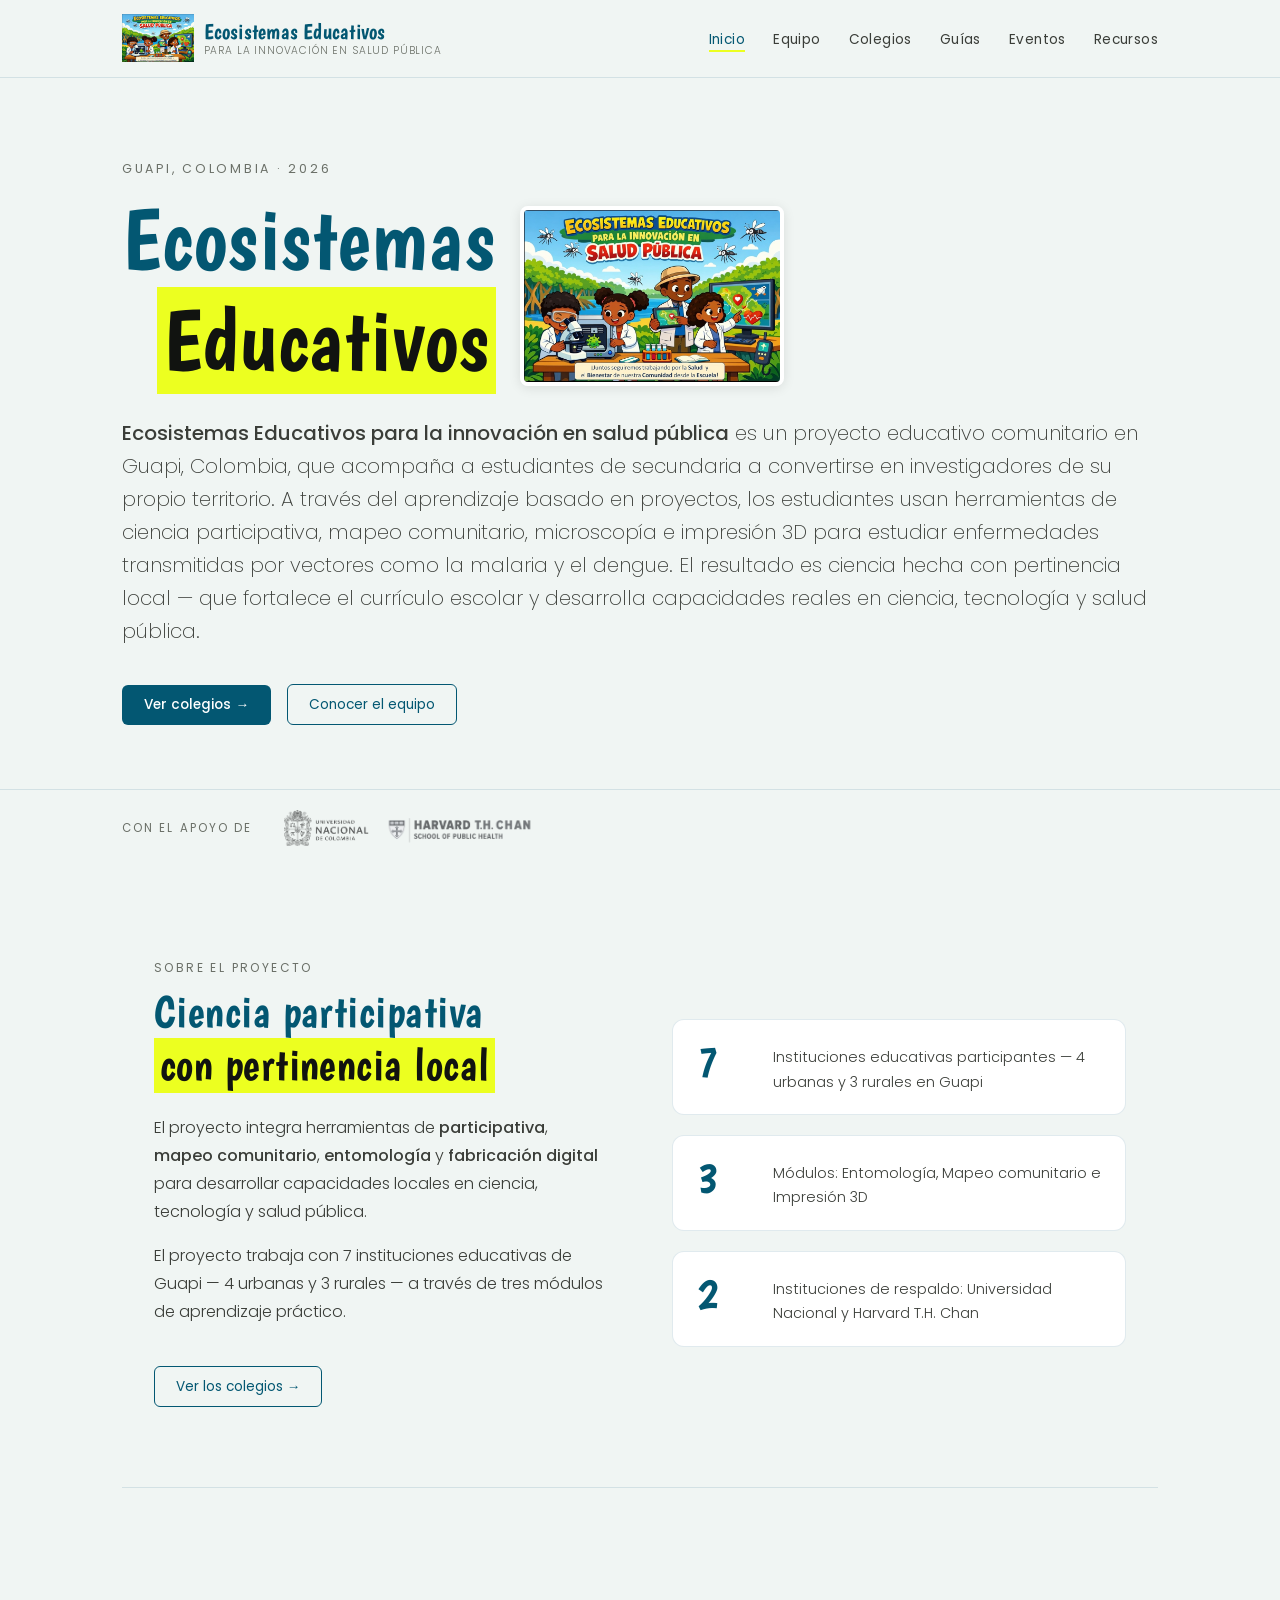
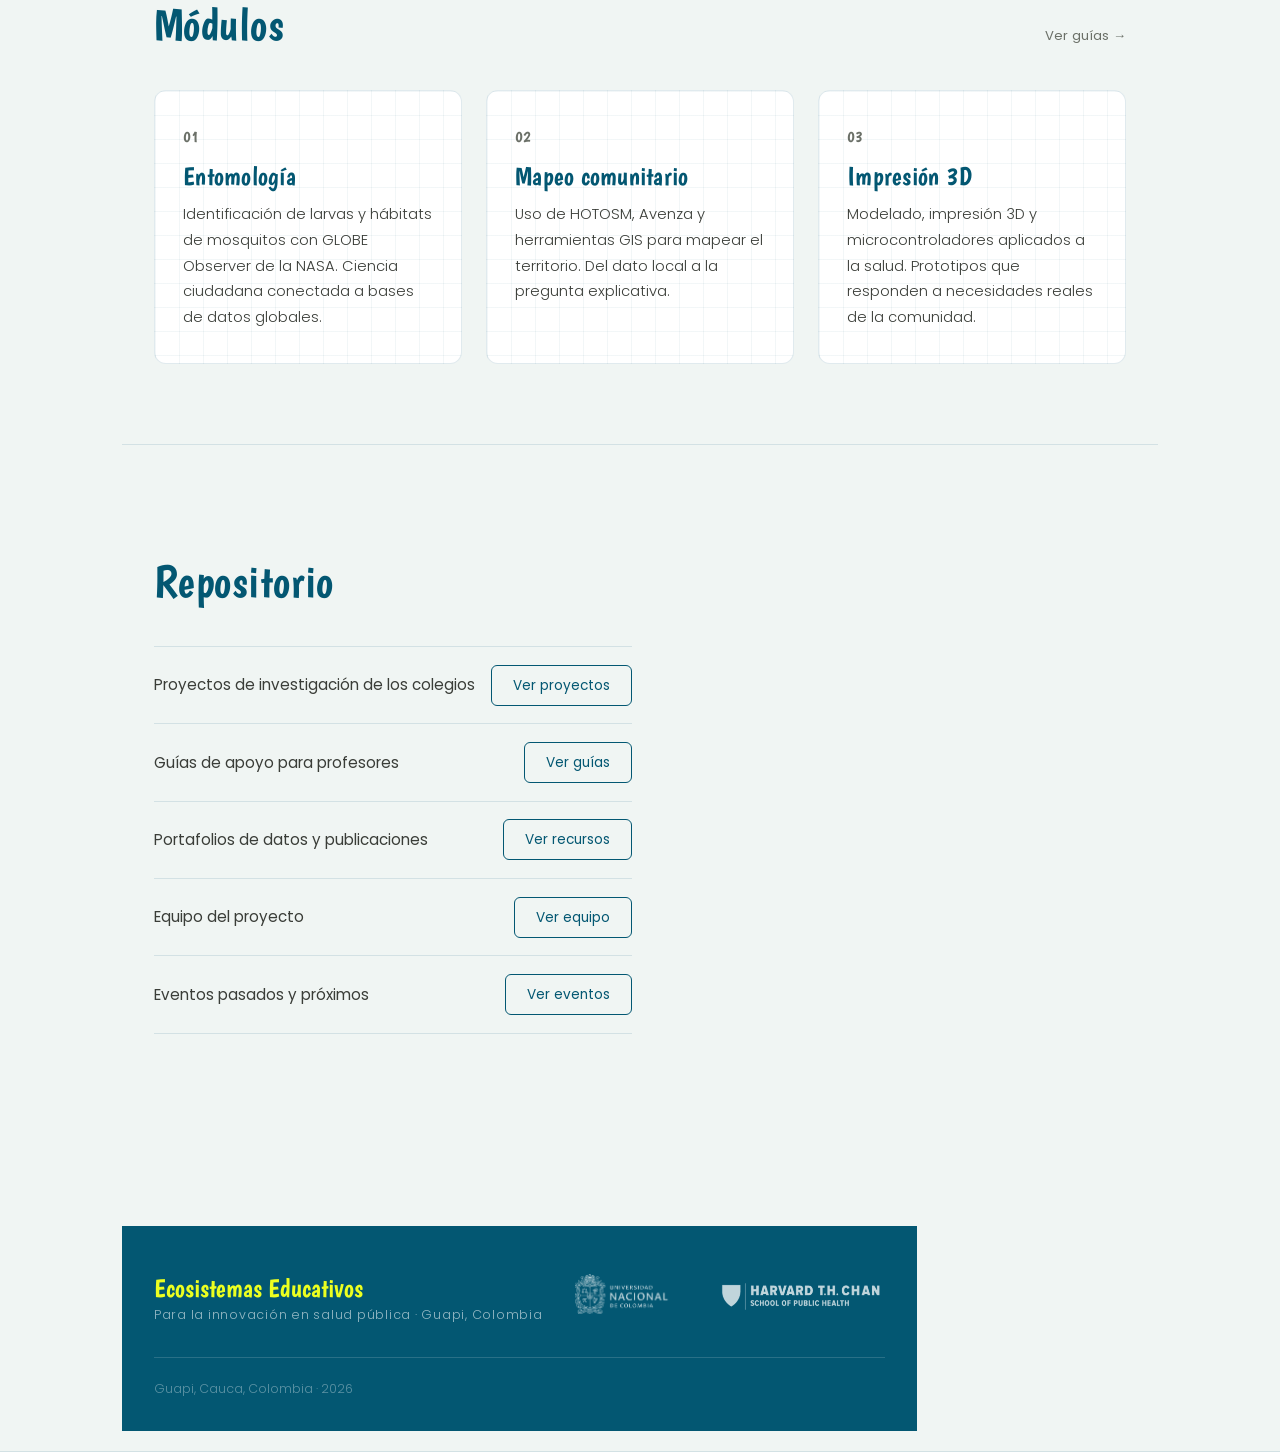
<file: index.html>
<!DOCTYPE html>
<html lang="es">
<head>
  <meta charset="UTF-8" />
  <meta name="viewport" content="width=device-width, initial-scale=1.0" />
  <title>Ecosistemas Educativos — Inicio</title>
  <link rel="preconnect" href="https://fonts.googleapis.com" />
  <link rel="preconnect" href="https://fonts.gstatic.com" crossorigin />
  <link href="https://fonts.googleapis.com/css2?family=Boogaloo&family=Poppins:wght@200;300;400;500;600&display=swap" rel="stylesheet" />
  <link rel="stylesheet" href="css/style.css" />
  <link rel="stylesheet" href="css/index.css" />
  <link rel="icon" type="image/jpeg" href="img/logos/logo.jpeg" />
  
</head>
<body>

  <nav>
    <div class="nav-inner">
    <a href="index.html" class="nav-logo">
      <img src="img/logos/logo.jpeg" alt="Logo" style="height: 100%; max-height: 48px; width: auto;" />
      <div>
        Ecosistemas Educativos
        <span class="sub">Para la innovación en salud pública</span>
      </div>
    </a>
      <ul class="nav-links">
        <li><a href="index.html">Inicio</a></li>
        <li><a href="equipo.html">Equipo</a></li>
        <li><a href="colegios.html">Colegios</a></li>
        <li><a href="guias.html">Guías</a></li>
        <li><a href="eventos.html">Eventos</a></li>
        <li><a href="recursos.html">Recursos</a></li>
      </ul>
      <button class="nav-toggle" aria-label="Menú"><span></span><span></span><span></span></button>
    </div>
  </nav>

  <!-- HERO -->
  <div class="hero">
    <div class="container">
      <div class="hero-eyebrow">Guapi, Colombia · 2026</div>
      <div class="hero-title-wrap">
        <h1>
          Ecosistemas<br>
          <span class="line2"><span class="highlight">Educativos</span></span>
        </h1>
        <img src="img/logos/logo.jpeg" alt="Logo Ecosistemas Educativos" class="hero-logo" />
      </div>
      <p class="hero-sub">
        <strong>Ecosistemas Educativos para la innovación en salud pública</strong> es un proyecto educativo comunitario en Guapi, Colombia, que acompaña a 
        estudiantes de secundaria a convertirse en investigadores de su propio territorio. 
        A través del aprendizaje basado en proyectos, los estudiantes usan herramientas de 
        ciencia participativa, mapeo comunitario, microscopía e impresión 3D para estudiar 
        enfermedades transmitidas por vectores como la malaria y el dengue. 
        El resultado es ciencia hecha con pertinencia local — que fortalece el 
        currículo escolar y desarrolla capacidades reales en ciencia, tecnología y salud 
        pública.
      </p>
      <div class="hero-actions">
        <a href="colegios.html" class="btn">Ver colegios →</a>
        <a href="equipo.html" class="btn-outline">Conocer el equipo</a>
      </div>
    </div>
  </div>

  <!-- INSTITUCIONES -->
  <div class="inst-strip">
    <div class="inst-strip-inner">
      <span class="inst-strip-label">Con el apoyo de</span>
      <div class="inst-logos">
        <!-- Replace each slot with: <div class="inst-logo-slot"><img src="img/logo-unal.png" alt="Universidad Nacional" /></div> -->
        <div class="inst-logo-slot"><img src="img/logos/UNAL.png" alt="Universidad Nacional" />
        <div class="inst-logo-slot"><img src="img/logos/Chan.png" alt="T.H. Chan School of Public Health" />
      </div>
    </div>
  </div>

  <!-- ABOUT -->
  <div class="about-section">
    <div class="container">
      <div class="about-grid">
        <div class="about-text">
          <div class="section-label">Sobre el proyecto</div>
          <h2>Ciencia participativa<br><span class="highlight">con pertinencia local</span></h2>
          <p>
            El proyecto integra herramientas de <strong>participativa</strong>, <strong>mapeo comunitario</strong>,
            <strong>entomología</strong> y <strong>fabricación digital</strong> para desarrollar capacidades locales en
            ciencia, tecnología y salud pública.
          </p>
          <p>
            El proyecto trabaja con 7 instituciones educativas de Guapi — 4 urbanas y
            3 rurales — a través de tres módulos de aprendizaje práctico.
          </p>
          <a href="colegios.html" class="btn-outline mt-3" style="display:inline-block;">Ver los colegios →</a>
        </div>
        <div class="about-stat-block">
          <div class="about-stat">
            <div class="about-stat-num">7</div>
            <div class="about-stat-label">Instituciones educativas participantes — 4 urbanas y 3 rurales en Guapi</div>
          </div>
          <div class="about-stat">
            <div class="about-stat-num">3</div>
            <div class="about-stat-label">Módulos: Entomología, Mapeo comunitario e Impresión 3D</div>
          </div>
          <div class="about-stat">
            <div class="about-stat-num">2</div>
            <div class="about-stat-label">Instituciones de respaldo: Universidad Nacional y Harvard T.H. Chan</div>
          </div>
        </div>
      </div>
    </div>
  </div>

  <!-- MÓDULOS -->
  <div class="modulos-section">
    <div class="container">
      <div class="section-head">
        <h2>Módulos</h2>
        <a href="guias.html">Ver guías →</a>
      </div>
      <div class="grid-3">
        <div class="modulo-card">
          <span class="modulo-num">01</span>
          <h3>Entomología</h3>
          <p>Identificación de larvas y hábitats de mosquitos con GLOBE Observer de la NASA. Ciencia ciudadana conectada a bases de datos globales.</p>
        </div>
        <div class="modulo-card">
          <span class="modulo-num">02</span>
          <h3>Mapeo comunitario</h3>
          <p>Uso de HOTOSM, Avenza y herramientas GIS para mapear el territorio. Del dato local a la pregunta explicativa.</p>
        </div>
        <div class="modulo-card">
          <span class="modulo-num">03</span>
          <h3>Impresión 3D</h3>
          <p>Modelado, impresión 3D y microcontroladores aplicados a la salud. Prototipos que responden a necesidades reales de la comunidad.</p>
        </div>
      </div>
    </div>
  </div>

  <!-- REPOSITORIO -->
  <div class="repo-section">
    <div class="container">
      <div class="section-head">
        <h2>Repositorio</h2>
      </div>
      <div class="repo-list">
        <div class="repo-row">
          <span class="repo-label">Proyectos de investigación de los colegios</span>
          <a href="colegios.html" class="btn-outline">Ver proyectos</a>
        </div>
        <div class="repo-row">
          <span class="repo-label">Guías de apoyo para profesores</span>
          <a href="guias.html" class="btn-outline">Ver guías</a>
        </div>
        <div class="repo-row">
          <span class="repo-label">Portafolios de datos y publicaciones</span>
          <a href="recursos.html" class="btn-outline">Ver recursos</a>
        </div>
        <div class="repo-row">
          <span class="repo-label">Equipo del proyecto</span>
          <a href="equipo.html" class="btn-outline">Ver equipo</a>
        </div>
        <div class="repo-row">
          <span class="repo-label">Eventos pasados y próximos</span>
          <a href="eventos.html" class="btn-outline">Ver eventos</a>
        </div>
      </div>
    </div>
  </div>

  <footer>
    <div class="footer-inner">
      <div class="footer-top">
        <div class="footer-logo-block">
          <div class="footer-logo">Ecosistemas Educativos</div>
          <div class="footer-sub">Para la innovación en salud pública · Guapi, Colombia</div>
        </div>
        <div class="footer-partners">

          <div class="footer-partner-slot">
            <img src="img/logos/UNAL.png" alt="Universidad Nacional" class="footer-partner-logo" />
          </div>
          <div class="footer-partner-slot">
            <img src="img/logos/Chan.png" alt="T.H. Chan School of Public Health" class="footer-partner-logo" />
          </div>
        </div>
      </div>
      <div class="footer-bottom">
        <span>Guapi, Cauca, Colombia · 2026</span>
      </div>
    </div>
  </footer>

  <script src="js/nav.js"></script>
</body>
</html>
</file>
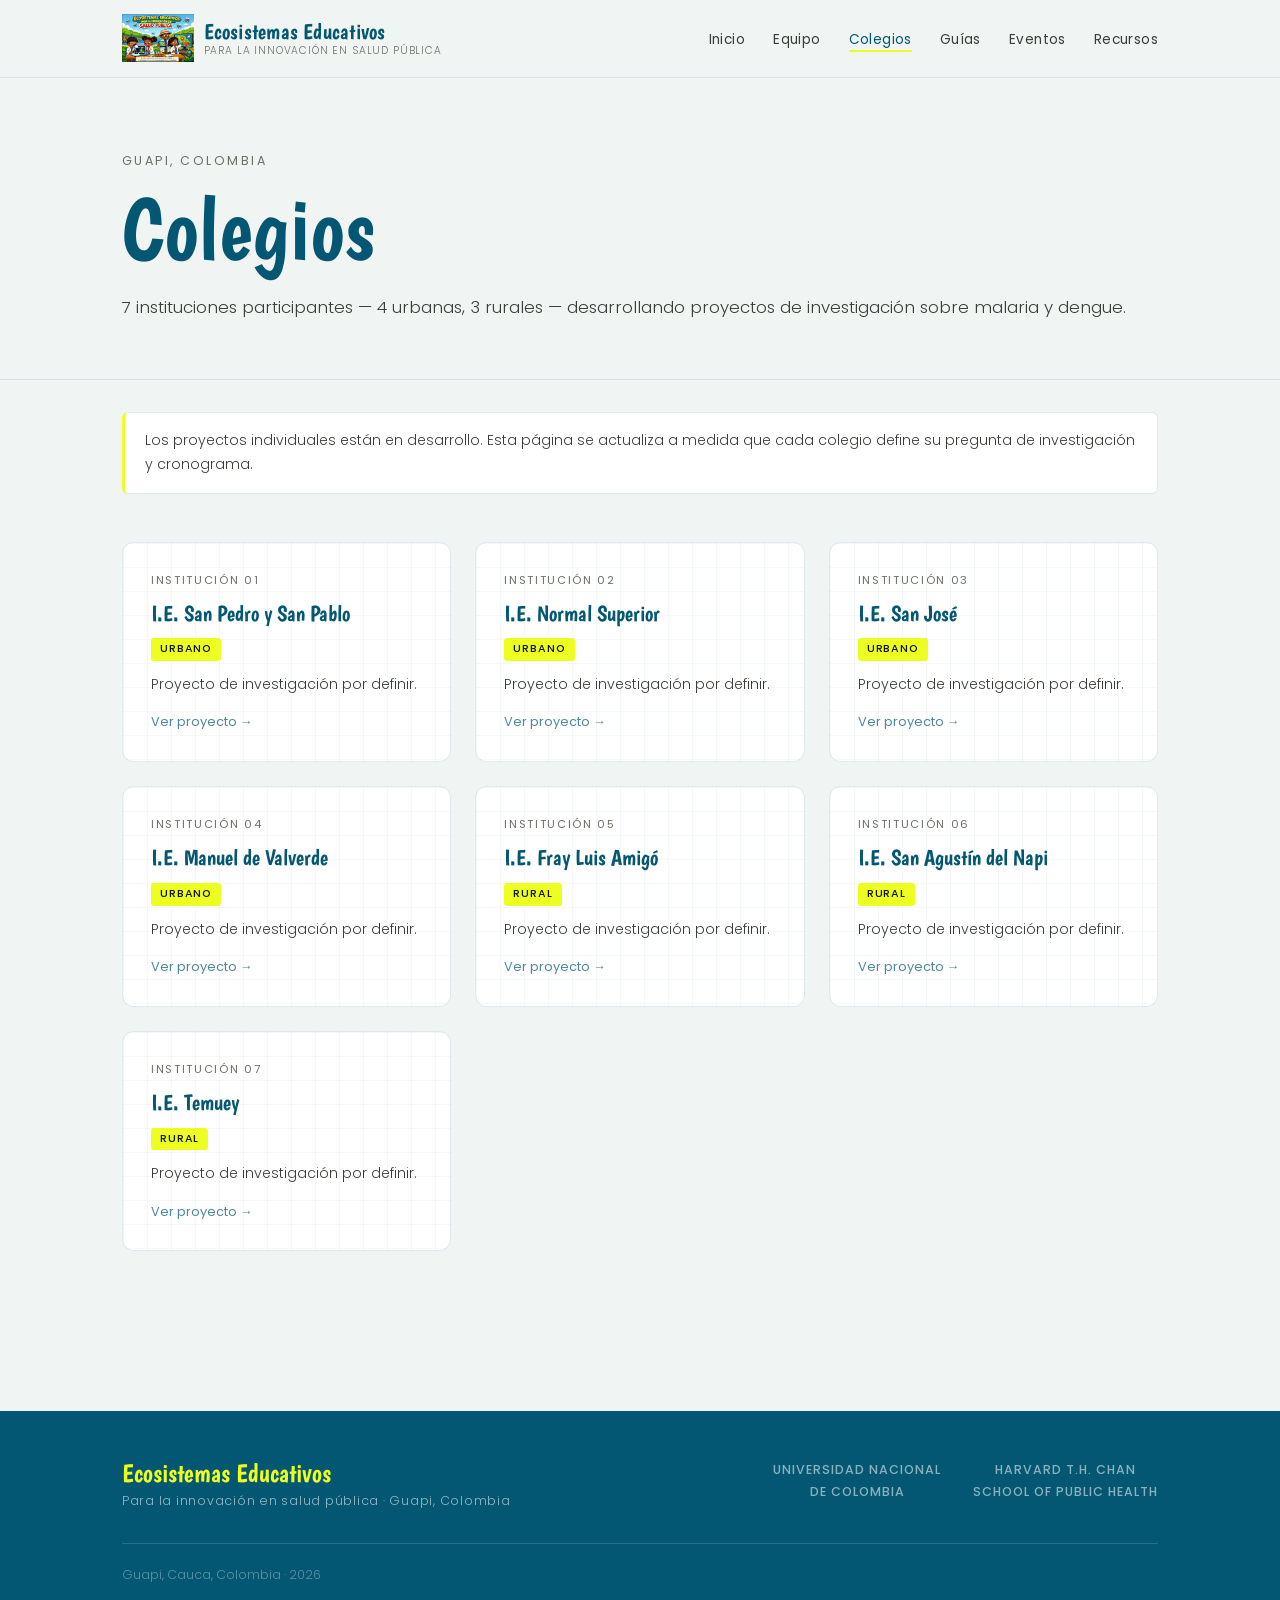
<file: colegios.html>
<!DOCTYPE html>
<html lang="es">
<head>
  <meta charset="UTF-8" />
  <meta name="viewport" content="width=device-width, initial-scale=1.0" />
  <title>Ecosistemas Educativos — Colegios</title>
  <link rel="preconnect" href="https://fonts.googleapis.com" />
  <link rel="preconnect" href="https://fonts.gstatic.com" crossorigin />
  <link href="https://fonts.googleapis.com/css2?family=Boogaloo&family=Poppins:wght@200;300;400;500;600&display=swap" rel="stylesheet" />
  <link rel="stylesheet" href="css/style.css" />
  <link rel="stylesheet" href="css/colegios.css" />
  
</head>
<body>

  <nav>
    <div class="nav-inner">
     <a href="index.html" class="nav-logo">
      <img src="img/logos/logo.jpeg" alt="Logo" style="height: 100%; max-height: 48px; width: auto;" />
      <div>
        Ecosistemas Educativos
        <span class="sub">Para la innovación en salud pública</span>
      </div>
    </a>
      <ul class="nav-links">
        <li><a href="index.html">Inicio</a></li>
        <li><a href="equipo.html">Equipo</a></li>
        <li><a href="colegios.html">Colegios</a></li>
        <li><a href="guias.html">Guías</a></li>
        <li><a href="eventos.html">Eventos</a></li>
        <li><a href="recursos.html">Recursos</a></li>
      </ul>
      <button class="nav-toggle" aria-label="Menú"><span></span><span></span><span></span></button>
    </div>
  </nav>

  <div class="page-hero">
    <div class="container">
      <div class="eyebrow">Guapi, Colombia</div>
      <h1>Colegios</h1>
      <p class="lead">7 instituciones participantes — 4 urbanas, 3 rurales — desarrollando proyectos de investigación sobre malaria y dengue.</p>
    </div>
  </div>

  <div class="container">
    <div class="info-note" style="margin-top:2rem;">
      Los proyectos individuales están en desarrollo. Esta página se actualiza a medida que cada colegio define su pregunta de investigación y cronograma.
    </div>

    <div class="school-grid">

      <div class="school-card">
        <span class="school-num">Institución 01</span>
        <div class="school-name">I.E. San Pedro y San Pablo</div>
        <div class="school-badges"><span class="badge-colegio">Urbano</span></div>
        <p class="school-project">Proyecto de investigación por definir.</p>
        <a href="#" target="_blank" class="school-link">Ver proyecto →</a>
      </div>

      <div class="school-card">
        <span class="school-num">Institución 02</span>
        <div class="school-name">I.E. Normal Superior</div>
        <div class="school-badges"><span class="badge-colegio">Urbano</span></div>
        <p class="school-project">Proyecto de investigación por definir.</p>
        <a href="https://docs.google.com/document/d/1XkoHQf3odxKqzcmLah_dbsrrJFXIbodaRuPf_4diPck/view" target="_blank" class="school-link">Ver proyecto →</a>
      </div>

      <div class="school-card">
        <span class="school-num">Institución 03</span>
        <div class="school-name">I.E. San José</div>
        <div class="school-badges"><span class="badge-colegio">Urbano</span></div>
        <p class="school-project">Proyecto de investigación por definir.</p>
        <a href="https://docs.google.com/document/d/1jqpZJfHEadWAsNd20ItpEfl6pVyR2qIas4p9v-Xum0o/view" target="_blank" class="school-link">Ver proyecto →</a>
      </div>

      <div class="school-card">
        <span class="school-num">Institución 04</span>
        <div class="school-name">I.E. Manuel de Valverde</div>
        <div class="school-badges"><span class="badge-colegio">Urbano</span></div>
        <p class="school-project">Proyecto de investigación por definir.</p>
        <a href="https://docs.google.com/document/d/1stPUogbb0jYA0LigkXBfgya-f_l5r1Ey0hJoMwWfamE/view" target="_blank" class="school-link">Ver proyecto →</a>
      </div>

      <div class="school-card">
        <span class="school-num">Institución 05</span>
        <div class="school-name">I.E. Fray Luis Amigó</div>
        <div class="school-badges"><span class="badge-colegio">Rural</span></div>
        <p class="school-project">Proyecto de investigación por definir.</p>
        <a href="https://docs.google.com/document/d/1X2ISi0IZuAt303zqMVGdvIQJx2gPLDnV_ZPUfG5rXx0/view" target="_blank" class="school-link">Ver proyecto →</a>
      </div>

      <div class="school-card">
        <span class="school-num">Institución 06</span>
        <div class="school-name">I.E. San Agustín del Napi</div>
        <div class="school-badges"><span class="badge-colegio">Rural</span></div>
        <p class="school-project">Proyecto de investigación por definir.</p>
        <a href="https://docs.google.com/document/d/1VA22TzLv2H1BurDUfoEsATfs-bU4HEvXmF_pHvR-5g0/view" target="_blank" class="school-link">Ver proyecto →</a>
      </div>

      <div class="school-card">
        <span class="school-num">Institución 07</span>
        <div class="school-name">I.E. Temuey</div>
        <div class="school-badges"><span class="badge-colegio">Rural</span></div>
        <p class="school-project">Proyecto de investigación por definir.</p>
        <a href="https://docs.google.com/document/d/16cAWFa2MhLWZpSeFkJhouGGP5S5L0kJhIJHK3WOL8Qw/view" target="_blank" class="school-link">Ver proyecto →</a>
      </div>

    </div>
  </div>

  <footer>
    <div class="footer-inner">
      <div class="footer-top">
        <div class="footer-logo-block">
          <div class="footer-logo">Ecosistemas Educativos</div>
          <div class="footer-sub">Para la innovación en salud pública · Guapi, Colombia</div>
        </div>
        <div class="footer-partners">
          <div class="footer-partner-slot"><div class="footer-partner-text">Universidad Nacional<br>de Colombia</div></div>
          <div class="footer-partner-slot"><div class="footer-partner-text">Harvard T.H. Chan<br>School of Public Health</div></div>
        </div>
      </div>
      <div class="footer-bottom">
        <span>Guapi, Cauca, Colombia · 2026</span>
      </div>
    </div>
  </footer>

  <script src="js/nav.js"></script>
</body>
</html>
</file>
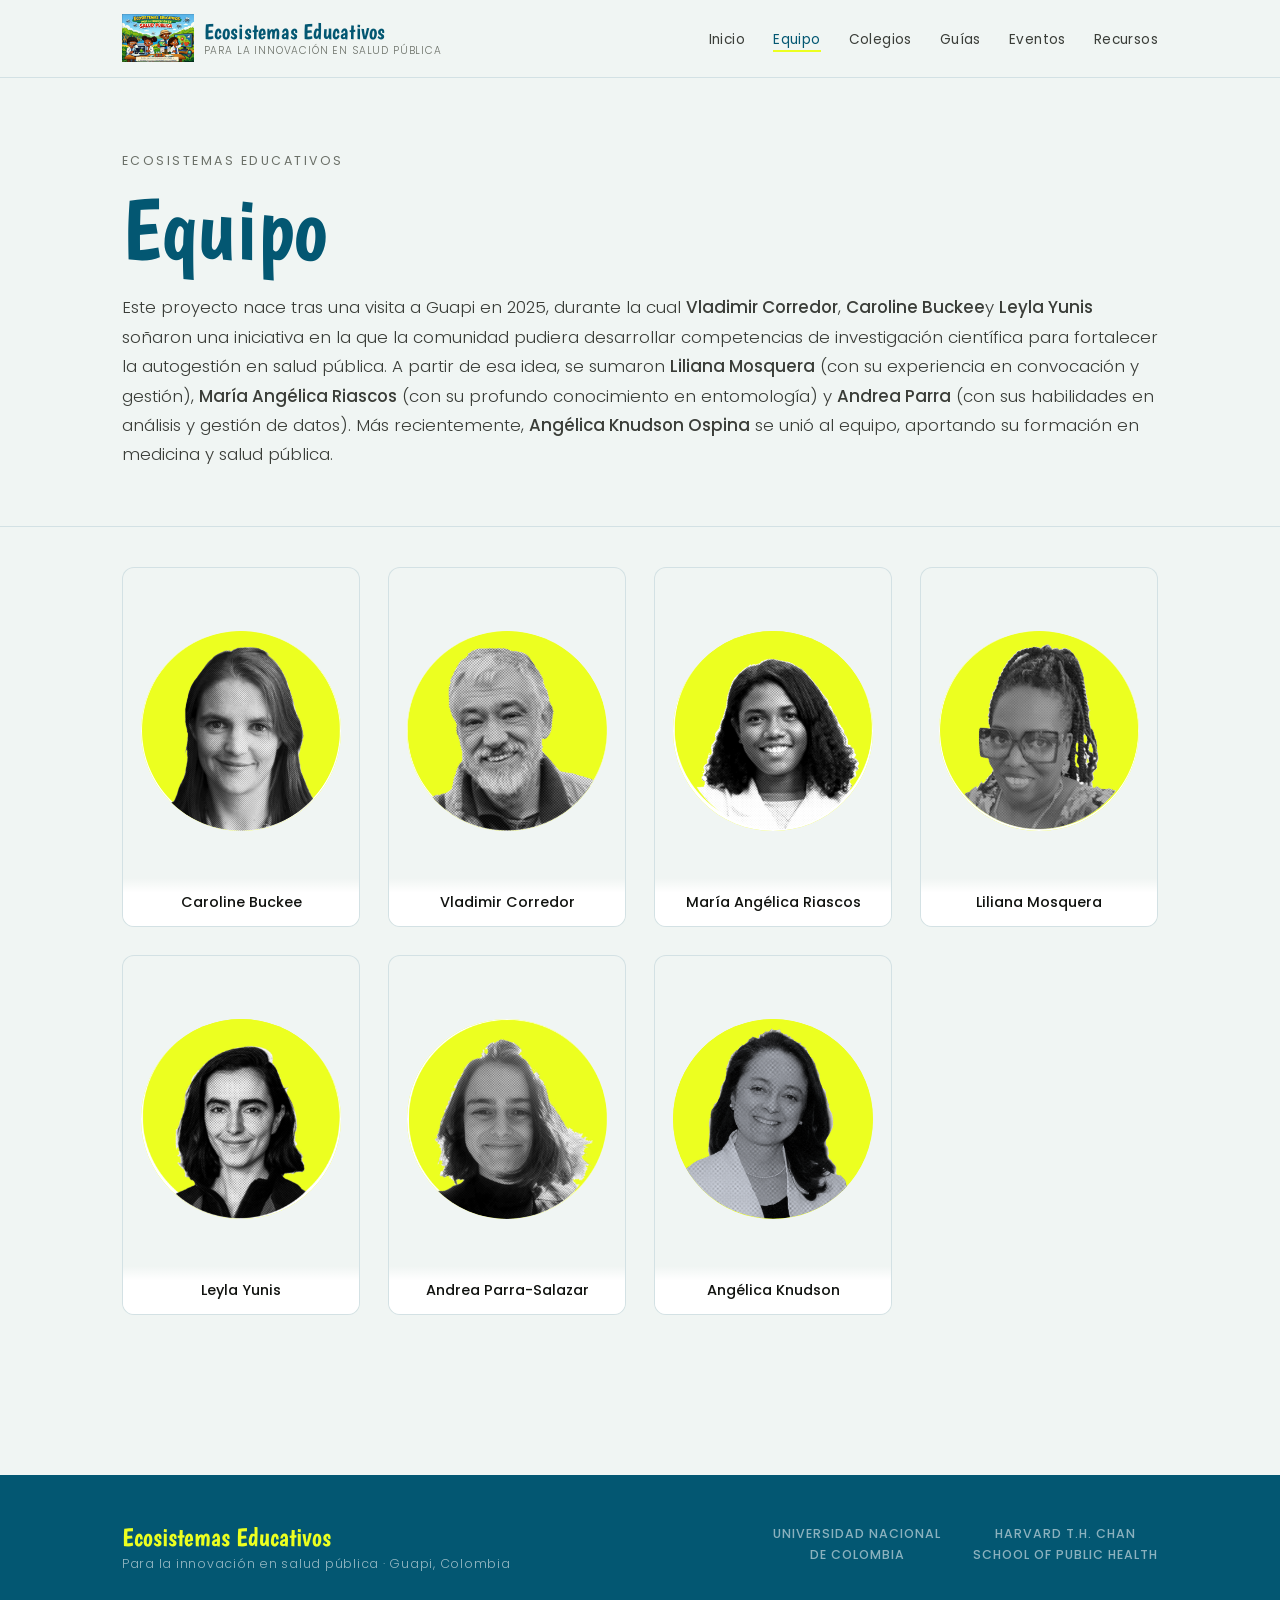
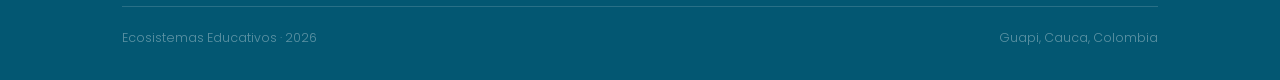
<file: equipo.html>
<!DOCTYPE html>
<html lang="es">
<head>
  <meta charset="UTF-8" />
  <meta name="viewport" content="width=device-width, initial-scale=1.0" />
  <title>Ecosistemas Educativos — Equipo</title>
  <link rel="preconnect" href="https://fonts.googleapis.com" />
  <link rel="preconnect" href="https://fonts.gstatic.com" crossorigin />
  <link href="https://fonts.googleapis.com/css2?family=Boogaloo&family=Poppins:wght@200;300;400;500;600&display=swap" rel="stylesheet" />
  <link rel="stylesheet" href="css/style.css" />
  <link rel="stylesheet" href="css/equipo.css" />
</head>
<body>

  <nav>
    <div class="nav-inner">
     <a href="index.html" class="nav-logo">
      <img src="img/logos/logo.jpeg" alt="Logo" style="height: 100%; max-height: 48px; width: auto;" />
      <div>
        Ecosistemas Educativos
        <span class="sub">Para la innovación en salud pública</span>
      </div>
    </a>
      <ul class="nav-links">
        <li><a href="index.html">Inicio</a></li>
        <li><a href="equipo.html">Equipo</a></li>
        <li><a href="colegios.html">Colegios</a></li>
        <li><a href="guias.html">Guías</a></li>
        <li><a href="eventos.html">Eventos</a></li>
        <li><a href="recursos.html">Recursos</a></li>
      </ul>
      <button class="nav-toggle" aria-label="Menú"><span></span><span></span><span></span></button>
    </div>
  </nav>

  <div class="page-hero">
    <div class="container">
      <div class="eyebrow">Ecosistemas Educativos</div>
      <h1>Equipo</h1>
      <p class="lead">Este proyecto nace tras una visita a Guapi en 2025, 
        durante la cual <strong>Vladimir Corredor</strong>, <strong>Caroline Buckee</strong>y <strong>Leyla Yunis</strong> soñaron una 
        iniciativa en la que la comunidad pudiera desarrollar competencias de 
        investigación científica para fortalecer la autogestión en salud pública. A partir de esa idea, 
        se sumaron <strong>Liliana Mosquera</strong> (con su experiencia en convocación y gestión), <strong>María Angélica Riascos</strong> 
        (con su profundo conocimiento en entomología) y <strong>Andrea Parra</strong> (con sus habilidades en análisis y gestión de datos). 
        Más recientemente, <strong>Angélica Knudson Ospina</strong> se unió al equipo, aportando su formación en medicina y salud pública.</p>
    </div>
  </div>

  <div class="container">
    <div class="team-grid">

      <div class="flip-card" tabindex="0">
        <div class="flip-inner">
          <div class="flip-front">
            <div class="flip-photo-wrap">
              <div class="flip-photo">
                <img src="img/headshots/caroline.png" alt="Caroline Buckee" />
              </div>
            </div>
            <div class="flip-front-info">
              <div class="flip-name">Caroline Buckee</div>
            </div>
          </div>
          <div class="flip-back">
            <div class="back-name">Caroline Buckee</div>
            <div class="back-bio">Caroline Buckee es profesora de epidemiología en la Universidad de Harvard y 
              utiliza modelos matemáticos y ciencia de datos para entender cómo 
              se propagan enfermedades infecciosas como la malaria. Su investigación 
              integra datos epidemiológicos y de movilidad humana para estudiar los patrones de 
              transmisión. Obtuvo su D.Phil en Epidemiología Matemática en la Universidad de Oxford.</div>
            <a href="mailto:cbuckee@hsph.harvard.edu" class="back-email">cbuckee@hsph.harvard.edu</a>
          </div>
        </div>
      </div>

      <div class="flip-card" tabindex="0">
        <div class="flip-inner">
          <div class="flip-front">
            <div class="flip-photo-wrap">
              <div class="flip-photo">
                <img src="img/headshots/vladimir.png" alt="Vladimir Corredor" />
              </div>
            </div>
            <div class="flip-front-info">
              <div class="flip-name">Vladimir Corredor</div>
            </div>
          </div>
          <div class="flip-back">
            <div class="back-name">Vladimir Corredor</div>
            <div class="back-bio">Vladimir Corredor Espinel es profesor asociado de la 
              Universidad Nacional de Colombia, con amplia trayectoria en 
              parasitología de la malaria y genética molecular del Plasmodium. 
              Obtuvo su doctorado en NYU y actualmente investiga la 
              diversidad genética del P. falciparum en el 
              Pacífico colombiano y los factores sociales que influyen en la eliminación de la malaria.</div>
            <a href="mailto:vcorredore@unal.edu.co" class="back-email">vcorredore@unal.edu.co</a>
          </div>
        </div>
      </div>

      <div class="flip-card" tabindex="0">
        <div class="flip-inner">
          <div class="flip-front">
            <div class="flip-photo-wrap">
              <div class="flip-photo">
                <img src="img/headshots/maria-angelica.png" alt="María Angélica Riascos" />
              </div>
            </div>
            <div class="flip-front-info">
              <div class="flip-name">María Angélica Riascos</div>
            </div>
          </div>
          <div class="flip-back">
            <div class="back-name">María Angélica Riascos</div>
            <div class="back-bio">María Angélica Riascos es bióloga con experiencia en entomología de 
              vectores de malaria, especialmente en el manejo de insectarios de Anopheles albimanus en 
              la costa pacífica caucana. Ha trabajado como entomóloga de laboratorio y coordinadora en 
              proyectos financiados por USAID en regiones rurales de difícil acceso. 
              Tiene una maestría en Enseñanza de las Ciencias y actualmente es docente de 
              ciencias naturales en Guapi.</div>
            <a href="mailto:mariarc@unicauca.edu.co" class="back-email">mariarc@unicauca.edu.co</a>
          </div>
        </div>
      </div>

      <div class="flip-card" tabindex="0">
        <div class="flip-inner">
          <div class="flip-front">
            <div class="flip-photo-wrap">
              <div class="flip-photo">
                <img src="img/headshots/liliana.png" alt="Liliana Mosquera" />
              </div>
            </div>
            <div class="flip-front-info">
              <div class="flip-name">Liliana Mosquera</div>
            </div>
          </div>
          <div class="flip-back">
            <div class="back-name">Liliana Mosquera</div>
            <div class="back-bio">Liliana Yasiri Mosquera es una profesional interdisciplinaria con experiencia en gestión territorial, 
              incidencia comunitaria para la salud pública rural en el Pacífico colombiano. 
              Es magíster en Educación por la Universidad Iberoamericana de Pasto y actualmente 
              trabaja en el Ministerio de Agricultura y Desarrollo Rural, fortaleciendo la gobernanza 
              comunitaria y las alianzas rurales desde la Dirección de la Mujer Rural.</div>
            <a href="mailto:lilianaymosquera14@gmail.com" class="back-email">lilianaymosquera14@gmail.com</a>
          </div>
        </div>
      </div>

      <div class="flip-card" tabindex="0">
        <div class="flip-inner">
          <div class="flip-front">
            <div class="flip-photo-wrap">
              <div class="flip-photo">
                <img src="img/headshots/leyla.png" alt="Leyla Yunis" />
              </div>
            </div>
            <div class="flip-front-info">
              <div class="flip-name">Leyla Yunis</div>
            </div>
          </div>
          <div class="flip-back">
            <div class="back-name">Leyla Yunis</div>
            <div class="back-bio">Leyla es diseñadora computacional y arquitecta con 
              experiencia en investigación y educación STEAM. Dirige el Maker Institute 
              en Praga y co-lidera Architects of Change, un programa de aprendizaje
               experiencial basado en proyectos. Su trabajo integra diseño sostenible,  
               nuevas tecnologías y metodologías inspiradas en la naturaleza para desarrollar
                talleres adaptados a contextos locales.</div>
            <a href="mailto:leyla.yunis.marulanda@gmail.com" class="back-email">leyla.yunis.marulanda@gmail.com</a>
          </div>
        </div>
      </div>

      <div class="flip-card" tabindex="0">
        <div class="flip-inner">
          <div class="flip-front">
            <div class="flip-photo-wrap">
              <div class="flip-photo">
                <img src="img/headshots/andrea.png" alt="Andrea Parra-Salazar" />
              </div>
            </div>
            <div class="flip-front-info">
              <div class="flip-name">Andrea Parra-Salazar</div>
            </div>
          </div>
          <div class="flip-back">
            <div class="back-name">Andrea Parra-Salazar</div>
            <div class="back-bio">Andrea es estudiante de doctorado en Epidemiologia en la Universidad de Harvard. 
              Su investigación se centra en la malaria, las prácticas extractivas en 
              la Amazonía y el uso de sistemas de información para apoyar iniciativas 
              comunitarias de salud. Tiene formación en ingeniera mecánica y artes plásticas 
              de la Universidad de Virginia y tiene una maestría en Ciencias de la Computación de la 
              Universidad de los Andes.</div>
            <a href="mailto:andreaparra@g.harvard.edu" class="back-email">andreaparra@g.harvard.edu</a>
          </div>
        </div>
      </div>

      <div class="flip-card" tabindex="0">
        <div class="flip-inner">
          <div class="flip-front">
            <div class="flip-photo-wrap">
              <div class="flip-photo">
                <img src="img/headshots/angelica-k.png" alt="Angélica Knudson" />
              </div>
            </div>
            <div class="flip-front-info">
              <div class="flip-name">Angélica Knudson</div>
            </div>
          </div>
          <div class="flip-back">
            <div class="back-name">Angélica Knudson</div>
            <div class="back-bio">Angélica es médica cirujana y doctora en Salud 
              Pública de la Universidad Nacional de Colombia. Es docente asociada de 
              tiempo completo en el Departamento de Salud Pública de la Facultad de Medicina
               de la misma universidad, donde su trabajo se enfoca en la intersección 
               entre salud comunitaria, formación en ciencias y territorios con barreras 
               de acceso.</div>
            <a href="mailto:raknudsono@unal.edu.co" class="back-email">raknudsono@unal.edu.co</a>
          </div>
        </div>
      </div>

    </div>
  </div>

  <footer>
    <div class="footer-inner">
      <div class="footer-top">
        <div class="footer-logo-block">
          <div class="footer-logo">Ecosistemas Educativos</div>
          <div class="footer-sub">Para la innovación en salud pública · Guapi, Colombia</div>
        </div>
        <div class="footer-partners">
          <div class="footer-partner-slot"><div class="footer-partner-text">Universidad Nacional<br>de Colombia</div></div>
          <div class="footer-partner-slot"><div class="footer-partner-text">Harvard T.H. Chan<br>School of Public Health</div></div>
        </div>
      </div>
      <div class="footer-bottom">
        <span>Ecosistemas Educativos · 2026</span>
        <span>Guapi, Cauca, Colombia</span>
      </div>
    </div>
  </footer>

  <script src="js/nav.js"></script>
</body>
</html>
</file>
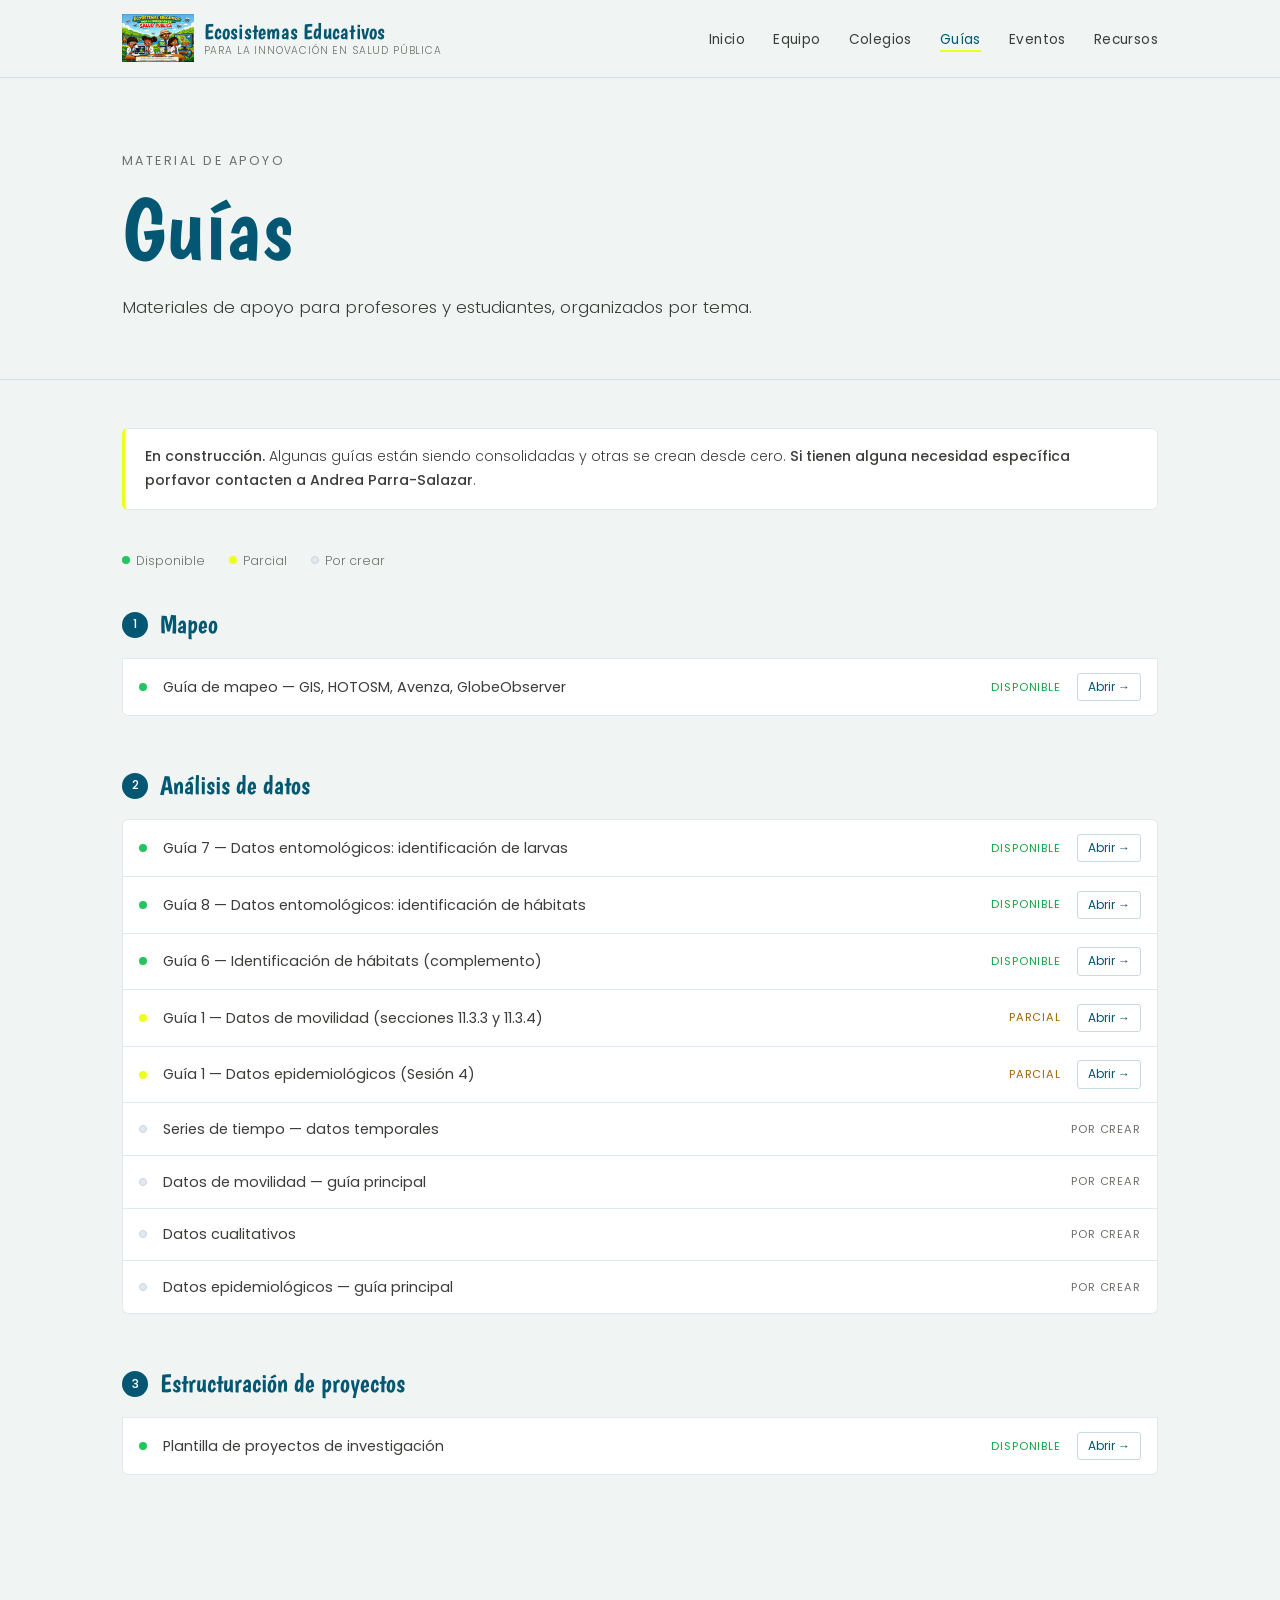
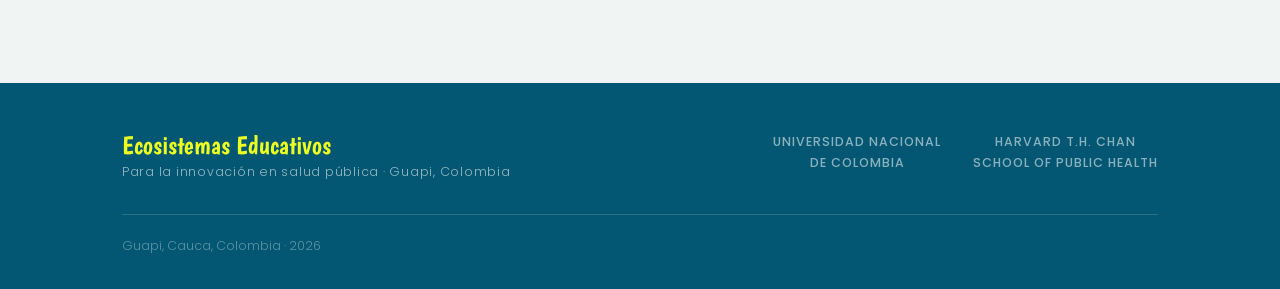
<file: guias.html>
<!DOCTYPE html>
<html lang="es">
<head>
  <meta charset="UTF-8" />
  <meta name="viewport" content="width=device-width, initial-scale=1.0" />
  <title>Ecosistemas Educativos — Guías</title>
  <link rel="preconnect" href="https://fonts.googleapis.com" />
  <link rel="preconnect" href="https://fonts.gstatic.com" crossorigin />
  <link href="https://fonts.googleapis.com/css2?family=Boogaloo&family=Poppins:wght@200;300;400;500;600&display=swap" rel="stylesheet" />
  <link rel="stylesheet" href="css/style.css" />
  <link rel="stylesheet" href="css/guias.css" />
 
</head>
<body>

  <nav>
    <div class="nav-inner">
      <a href="index.html" class="nav-logo">
      <img src="img/logos/logo.jpeg" alt="Logo" style="height: 100%; max-height: 48px; width: auto;" />
      <div>
        Ecosistemas Educativos
        <span class="sub">Para la innovación en salud pública</span>
      </div>
    </a>
      <ul class="nav-links">
        <li><a href="index.html">Inicio</a></li>
        <li><a href="equipo.html">Equipo</a></li>
        <li><a href="colegios.html">Colegios</a></li>
        <li><a href="guias.html">Guías</a></li>
        <li><a href="eventos.html">Eventos</a></li>
        <li><a href="recursos.html">Recursos</a></li>
      </ul>
      <button class="nav-toggle" aria-label="Menú"><span></span><span></span><span></span></button>
    </div>
  </nav>

  <div class="page-hero">
    <div class="container">
      <div class="eyebrow">Material de apoyo</div>
      <h1>Guías</h1>
      <p class="lead">Materiales de apoyo para profesores y estudiantes, organizados por tema.</p>
    </div>
  </div>

  <div class="container">
    <div class="guias-body">

      <div class="wip-note">
        <strong>En construcción.</strong> Algunas guías están siendo consolidadas y otras se crean desde cero. <strong>Si tienen alguna necesidad específica porfavor contacten a Andrea Parra-Salazar</strong>.
      </div>

      <div class="legend">
        <div class="legend-item"><span class="status-dot ok"></span> Disponible</div>
        <div class="legend-item"><span class="status-dot partial"></span> Parcial</div>
        <div class="legend-item"><span class="status-dot missing"></span> Por crear</div>
      </div>

      <!-- 1. MAPEO -->
      <div class="guia-group">
        <div class="guia-group-title"><span class="num">1</span> Mapeo</div>
        <div class="guia-list">
          <div class="guia-item">
            <span class="status-dot ok"></span>
            <span class="guia-item-title">Guía de mapeo — GIS, HOTOSM, Avenza, GlobeObserver</span>
            <span class="status-label ok">Disponible</span>
            <a href="https://docs.google.com/document/d/1sHRKIq2EUJNNxuXNvrZrvCWMdh7dfeZscs2z_1fJRFo/view" target="_blank" class="guia-btn">Abrir →</a>
          </div>
        </div>
      </div>

      <!-- 2. ANÁLISIS DE DATOS -->
      <div class="guia-group">
        <div class="guia-group-title"><span class="num">2</span> Análisis de datos</div>
        <div class="guia-list">
          <div class="guia-item">
            <span class="status-dot ok"></span>
            <span class="guia-item-title">Guía 7 — Datos entomológicos: identificación de larvas</span>
            <span class="status-label ok">Disponible</span>
            <a href="https://docs.google.com/document/d/1wc39p-pHFVCLO_qIrEEP2_q1rcK-NMDv/view" target="_blank" class="guia-btn">Abrir →</a>
          </div>
          <div class="guia-item">
            <span class="status-dot ok"></span>
            <span class="guia-item-title">Guía 8 — Datos entomológicos: identificación de hábitats</span>
            <span class="status-label ok">Disponible</span>
            <a href="https://docs.google.com/document/d/1kQ2ZX4TnfqtvXrVqRbDPcR6oAL78TsSo/view" target="_blank" class="guia-btn">Abrir →</a>
          </div>
          <div class="guia-item">
            <span class="status-dot ok"></span>
            <span class="guia-item-title">Guía 6 — Identificación de hábitats (complemento)</span>
            <span class="status-label ok">Disponible</span>
            <a href="https://docs.google.com/document/d/1bU22ZI0iR9vcAFO_1wlfSkRYTueQsOs_/view" target="_blank" class="guia-btn">Abrir →</a>
          </div>
          <div class="guia-item">
            <span class="status-dot partial"></span>
            <span class="guia-item-title">Guía 1 — Datos de movilidad (secciones 11.3.3 y 11.3.4)</span>
            <span class="status-label partial">Parcial</span>
            <a href="https://docs.google.com/document/d/1jLj55hvSuoHu27nnulFFXgONCrK3zJw1/view" target="_blank" class="guia-btn">Abrir →</a>
          </div>
          <div class="guia-item">
            <span class="status-dot partial"></span>
            <span class="guia-item-title">Guía 1 — Datos epidemiológicos (Sesión 4)</span>
            <span class="status-label partial">Parcial</span>
            <a href="https://docs.google.com/document/d/1jLj55hvSuoHu27nnulFFXgONCrK3zJw1/view" target="_blank" class="guia-btn">Abrir →</a>
          </div>
          <div class="guia-item">
            <span class="status-dot missing"></span>
            <span class="guia-item-title">Series de tiempo — datos temporales</span>
            <span class="status-label missing">Por crear</span>
          </div>
          <div class="guia-item">
            <span class="status-dot missing"></span>
            <span class="guia-item-title">Datos de movilidad — guía principal</span>
            <span class="status-label missing">Por crear</span>
          </div>
          <div class="guia-item">
            <span class="status-dot missing"></span>
            <span class="guia-item-title">Datos cualitativos</span>
            <span class="status-label missing">Por crear</span>
          </div>
          <div class="guia-item">
            <span class="status-dot missing"></span>
            <span class="guia-item-title">Datos epidemiológicos — guía principal</span>
            <span class="status-label missing">Por crear</span>
          </div>
        </div>
      </div>

      <!-- 3. PROYECTOS -->
      <div class="guia-group">
        <div class="guia-group-title"><span class="num">3</span> Estructuración de proyectos</div>
        <div class="guia-list">
          <div class="guia-item">
            <span class="status-dot ok"></span>
            <span class="guia-item-title">Plantilla de proyectos de investigación</span>
            <span class="status-label ok">Disponible</span>
            <a href="https://docs.google.com/document/d/1IeWieVIxOKL97ixS9aL-HimApwqGo3pSfGFNC3GJl0w/view" target="_blank" class="guia-btn">Abrir →</a>
          </div>
        </div>
      </div>

    </div>
  </div>

  <footer>
    <div class="footer-inner">
      <div class="footer-top">
        <div class="footer-logo-block">
          <div class="footer-logo">Ecosistemas Educativos</div>
          <div class="footer-sub">Para la innovación en salud pública · Guapi, Colombia</div>
        </div>
        <div class="footer-partners">
          <div class="footer-partner-slot"><div class="footer-partner-text">Universidad Nacional<br>de Colombia</div></div>
          <div class="footer-partner-slot"><div class="footer-partner-text">Harvard T.H. Chan<br>School of Public Health</div></div>
        </div>
      </div>
      <div class="footer-bottom">
        <span>Guapi, Cauca, Colombia · 2026</span>
      </div>
    </div>
  </footer>

  <script src="js/nav.js"></script>
</body>
</html>
</file>
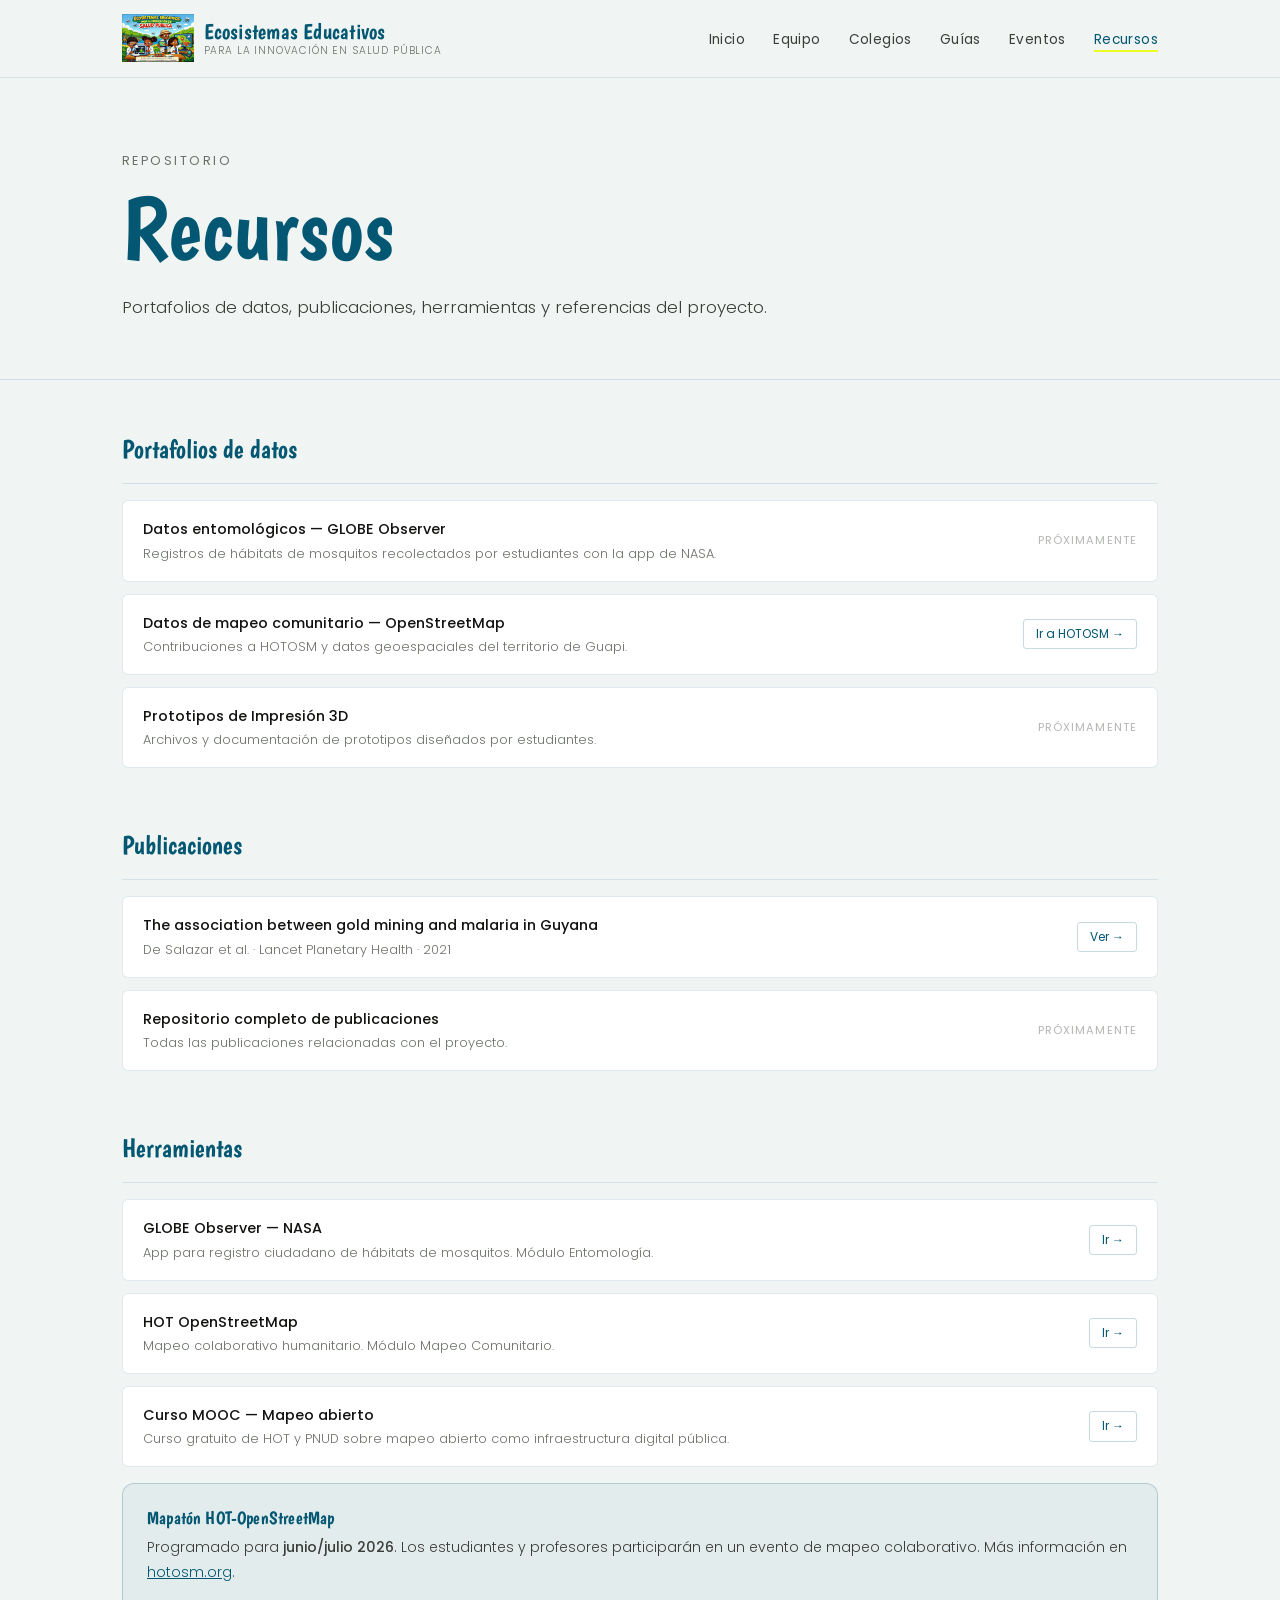
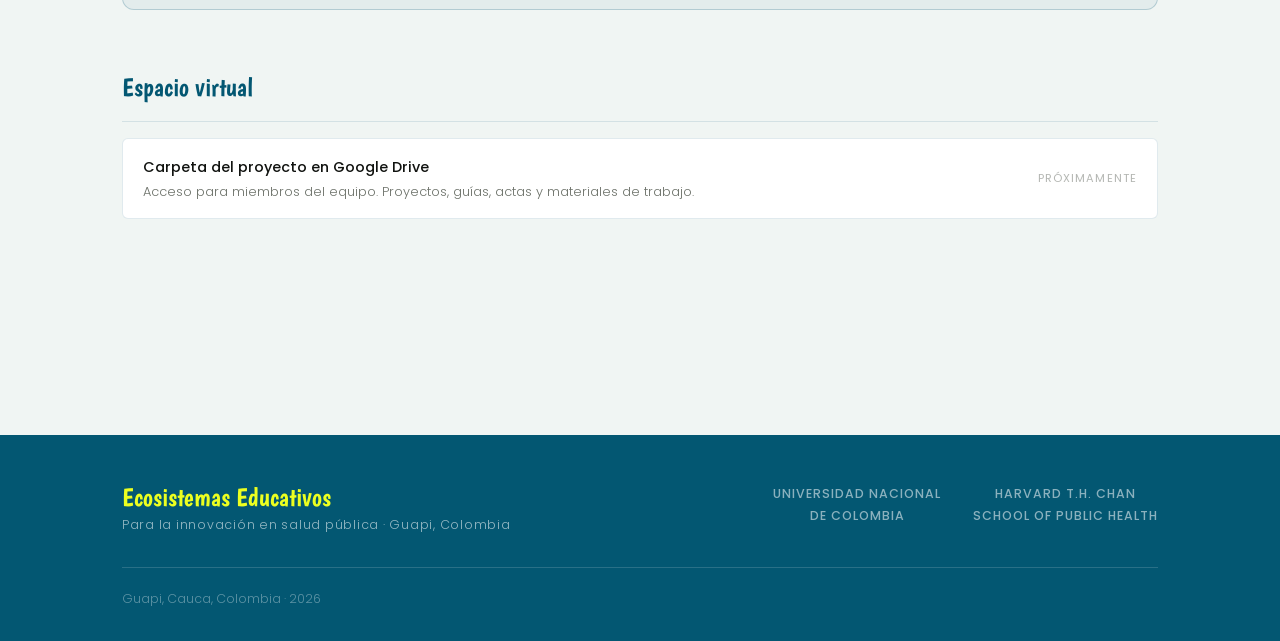
<file: recursos.html>
<!DOCTYPE html>
<html lang="es">
<head>
  <meta charset="UTF-8" />
  <meta name="viewport" content="width=device-width, initial-scale=1.0" />
  <title>Ecosistemas Educativos — Recursos</title>
  <link rel="preconnect" href="https://fonts.googleapis.com" />
  <link rel="preconnect" href="https://fonts.gstatic.com" crossorigin />
  <link href="https://fonts.googleapis.com/css2?family=Boogaloo&family=Poppins:wght@200;300;400;500;600&display=swap" rel="stylesheet" />
  <link rel="stylesheet" href="css/style.css" />
  <link rel="stylesheet" href="css/recursos.css" />
  
</head>
<body>

  <nav>
    <div class="nav-inner">
      <a href="index.html" class="nav-logo">
      <img src="img/logos/logo.jpeg" alt="Logo" style="height: 100%; max-height: 48px; width: auto;" />
      <div>
        Ecosistemas Educativos
        <span class="sub">Para la innovación en salud pública</span>
      </div>
    </a>
      <ul class="nav-links">
        <li><a href="index.html">Inicio</a></li>
        <li><a href="equipo.html">Equipo</a></li>
        <li><a href="colegios.html">Colegios</a></li>
        <li><a href="guias.html">Guías</a></li>
        <li><a href="eventos.html">Eventos</a></li>
        <li><a href="recursos.html">Recursos</a></li>
      </ul>
      <button class="nav-toggle" aria-label="Menú"><span></span><span></span><span></span></button>
    </div>
  </nav>

  <div class="page-hero">
    <div class="container">
      <div class="eyebrow">Repositorio</div>
      <h1>Recursos</h1>
      <p class="lead">Portafolios de datos, publicaciones, herramientas y referencias del proyecto.</p>
    </div>
  </div>

  <div class="container">
    <div class="recursos-body">

      <!-- PORTAFOLIOS -->
      <div class="recursos-group">
        <div class="recursos-group-title">Portafolios de datos</div>
        <div class="resource-list">
          <div class="resource-item">
            <div class="resource-meta">
              <div class="resource-title">Datos entomológicos — GLOBE Observer</div>
              <div class="resource-desc">Registros de hábitats de mosquitos recolectados por estudiantes con la app de NASA.</div>
            </div>
            <span class="coming-soon">Próximamente</span>
          </div>
          <div class="resource-item">
            <div class="resource-meta">
              <div class="resource-title">Datos de mapeo comunitario — OpenStreetMap</div>
              <div class="resource-desc">Contribuciones a HOTOSM y datos geoespaciales del territorio de Guapi.</div>
            </div>
            <a href="https://www.hotosm.org" target="_blank" class="resource-btn">Ir a HOTOSM →</a>
          </div>
          <div class="resource-item">
            <div class="resource-meta">
              <div class="resource-title">Prototipos de Impresión 3D</div>
              <div class="resource-desc">Archivos y documentación de prototipos diseñados por estudiantes.</div>
            </div>
            <span class="coming-soon">Próximamente</span>
          </div>
        </div>
      </div>

      <!-- PUBLICACIONES -->
      <div class="recursos-group">
        <div class="recursos-group-title">Publicaciones</div>
        <div class="resource-list">
          <div class="resource-item">
            <div class="resource-meta">
              <div class="resource-title">The association between gold mining and malaria in Guyana</div>
              <div class="resource-desc">De Salazar et al. · Lancet Planetary Health · 2021</div>
            </div>
            <a href="https://doi.org/10.1016/S2542-5196(21)00230-7" target="_blank" class="resource-btn">Ver →</a>
          </div>
          <div class="resource-item">
            <div class="resource-meta">
              <div class="resource-title">Repositorio completo de publicaciones</div>
              <div class="resource-desc">Todas las publicaciones relacionadas con el proyecto.</div>
            </div>
            <span class="coming-soon">Próximamente</span>
          </div>
        </div>
      </div>

      <!-- HERRAMIENTAS -->
      <div class="recursos-group">
        <div class="recursos-group-title">Herramientas</div>
        <div class="resource-list">
          <div class="resource-item">
            <div class="resource-meta">
              <div class="resource-title">GLOBE Observer — NASA</div>
              <div class="resource-desc">App para registro ciudadano de hábitats de mosquitos. Módulo Entomología.</div>
            </div>
            <a href="https://observer.globe.gov" target="_blank" class="resource-btn">Ir →</a>
          </div>
          <div class="resource-item">
            <div class="resource-meta">
              <div class="resource-title">HOT OpenStreetMap</div>
              <div class="resource-desc">Mapeo colaborativo humanitario. Módulo Mapeo Comunitario.</div>
            </div>
            <a href="https://www.hotosm.org" target="_blank" class="resource-btn">Ir →</a>
          </div>
          <div class="resource-item">
            <div class="resource-meta">
              <div class="resource-title">Curso MOOC — Mapeo abierto</div>
              <div class="resource-desc">Curso gratuito de HOT y PNUD sobre mapeo abierto como infraestructura digital pública.</div>
            </div>
            <a href="https://learning.hotosm.org/course/drone-tasking-manager" target="_blank" class="resource-btn">Ir →</a>
          </div>
        </div>

        <div class="highlight-box">
          <h4>Mapatón HOT-OpenStreetMap</h4>
          <p>Programado para <strong>junio/julio 2026</strong>. Los estudiantes y profesores participarán en un evento de mapeo colaborativo. Más información en <a href="https://www.hotosm.org/es/" target="_blank">hotosm.org</a>.</p>
        </div>
      </div>

      <!-- ESPACIO VIRTUAL -->
      <div class="recursos-group">
        <div class="recursos-group-title">Espacio virtual</div>
        <div class="resource-list">
          <div class="resource-item">
            <div class="resource-meta">
              <div class="resource-title">Carpeta del proyecto en Google Drive</div>
              <div class="resource-desc">Acceso para miembros del equipo. Proyectos, guías, actas y materiales de trabajo.</div>
            </div>
            <span class="coming-soon">Próximamente</span>
          </div>
        </div>
      </div>

    </div>
  </div>

  <footer>
    <div class="footer-inner">
      <div class="footer-top">
        <div class="footer-logo-block">
          <div class="footer-logo">Ecosistemas Educativos</div>
          <div class="footer-sub">Para la innovación en salud pública · Guapi, Colombia</div>
        </div>
        <div class="footer-partners">
          <div class="footer-partner-slot"><div class="footer-partner-text">Universidad Nacional<br>de Colombia</div></div>
          <div class="footer-partner-slot"><div class="footer-partner-text">Harvard T.H. Chan<br>School of Public Health</div></div>
        </div>
      </div>
      <div class="footer-bottom">
        <span>Guapi, Cauca, Colombia · 2026</span>
      </div>
    </div>
  </footer>

  <script src="js/nav.js"></script>
</body>
</html>
</file>
<file: css/style.css>
/* ============================================
   ECOSISTEMAS EDUCATIVOS
   Design system v2 — Zine/Light
   ============================================ */

/* --- Fonts loaded via <link> in HTML --- */

/* --- Variables --- */
:root {
  --bg:           #f0f5f3;   /* very light off-white bluish-green */
  --bg-dark:      #3a3d38;
  --bg-card:      #ffffff;
  --bg-grid:      #ffffff;
  --primary:      #035772;   /* teal blue */
  --primary-dark: #023d52;
  --accent:       #ecff20;   /* electric yellow-green */
  --text:         #111310;
  --text-mid:     #3a3d38;
  --text-muted:   #6b7068;
  --border:       rgba(3,87,114,0.12);
  --border-mid:   rgba(3,87,114,0.22);
  --radius:       6px;
  --radius-lg:    12px;
}

/* --- Reset --- */
*, *::before, *::after { box-sizing: border-box; margin: 0; padding: 0; }
html { scroll-behavior: smooth; }

body {
  background-color: var(--bg);
  color: var(--text);
  font-family: 'Poppins', sans-serif;
  font-weight: 300;
  font-size: 16px;
  line-height: 1.7;
}

/* --- Typography --- */
h1, h2, h3, h4, .display {
  font-family: 'Boogaloo', cursive;
  font-weight: 400;
  line-height: 1.1;
  letter-spacing: 0.01em;
  color: var(--primary);
}

h1 { font-size: clamp(2.8rem, 8vw, 5.5rem); }
h2 { font-size: clamp(1.8rem, 4vw, 2.8rem); }
h3 { font-size: clamp(1.3rem, 2.5vw, 1.8rem); }
h4 { font-size: 1.15rem; }

p { font-size: 1rem; line-height: 1.75; color: var(--text-mid); }
a { color: inherit; text-decoration: none; }
a:hover { color: var(--primary); }

strong { font-weight: 500; }

/* --- Highlight text treatment (zine feel) --- */
.highlight {
  background: var(--accent);
  color: var(--text);
  padding: 0 6px 2px;
  display: inline;
  line-height: 1.3;
  box-decoration-break: clone;
  -webkit-box-decoration-break: clone;
}

.highlight-primary {
  background: var(--primary);
  color: #fff;
  padding: 0 6px 2px;
  display: inline;
  line-height: 1.3;
  box-decoration-break: clone;
  -webkit-box-decoration-break: clone;
}

/* links */

a[href^="mailto:"] {
    font-family: 'Poppins', sans-serif;
    font-weight: 400;
    color: var(--accent);
}

a[href^="mailto:"]:hover { text-decoration: underline; }

/* --- Layout --- */
.container {
  max-width: 1100px;
  margin: 0 auto;
  padding: 0 2rem;
}
.section { padding: 5rem 0; }
.section + .section { border-top: 1px solid var(--border); }

/* --- Navigation --- */
nav {
  position: sticky;
  top: 0;
  z-index: 100;
  background: var(--bg);
  border-bottom: 1px solid var(--border);
}

.nav-inner {
  display: flex;
  align-items: center;
  justify-content: space-between;
  padding: 0.9rem 2rem;
  max-width: 1100px;
  margin: 0 auto;
}

.nav-logo {
  font-family: 'Boogaloo', cursive;
  font-size: 1.35rem;
  color: var(--primary);
  letter-spacing: 0.01em;
  line-height: 1.1;
    display: flex;
  align-items: center;
  gap: 10px;
}



.nav-logo .sub {
  display: block;
  font-family: 'Poppins', sans-serif;
  font-weight: 300;
  font-size: 0.65rem;
  color: var(--text-muted);
  letter-spacing: 0.08em;
  text-transform: uppercase;
  margin-top: 1px;
}

.nav-links {
  display: flex;
  gap: 1.75rem;
  list-style: none;
  align-items: center;
}
.nav-links a {
  font-family: 'Poppins', sans-serif;
  font-weight: 400;
  font-size: 0.85rem;
  color: var(--text-mid);
  letter-spacing: 0.03em;
  transition: color 0.15s;
  position: relative;
}
.nav-links a::after {
  content: '';
  position: absolute;
  bottom: -3px;
  left: 0;
  right: 0;
  height: 2px;
  background: var(--accent);
  transform: scaleX(0);
  transition: transform 0.2s;
}
.nav-links a:hover,
.nav-links a.active {
  color: var(--primary);
}
.nav-links a:hover::after,
.nav-links a.active::after {
  transform: scaleX(1);
}

/* hamburger */
.nav-toggle {
  display: none;
  flex-direction: column;
  gap: 5px;
  background: none;
  border: none;
  cursor: pointer;
  padding: 4px;
}
.nav-toggle span {
  display: block;
  width: 22px;
  height: 2px;
  background: var(--primary);
  border-radius: 2px;
  transition: transform 0.2s;
}

/* --- Page hero --- */
.page-hero {
  padding: 4.5rem 0 3.5rem;
  border-bottom: 1px solid var(--border);
}
.page-hero .eyebrow {
  font-family: 'Poppins', sans-serif;
  font-weight: 400;
  font-size: 0.78rem;
  text-transform: uppercase;
  letter-spacing: 0.2em;
  color: var(--text-muted);
  margin-bottom: 0.6rem;
}
.page-hero h1 { color: var(--primary); }
.page-hero .lead {
  margin-top: 1rem;
  max-width: 800vw;
  font-size: 1.05rem;
  color: var(--text-mid);
}

.hero-title-wrap {
  display: flex;
  align-items: center;
  gap: 1.5rem;
  justify-content: flex-start;  /* was flex-end */
}

.hero h1 {
  text-align: right;
}

.hero-logo {
  height: 180px;
  object-fit: contain;
  border: 4px solid white;
  border-radius: 8px;
  box-shadow: 0 2px 12px rgba(0,0,0,0.1);
  flex-shrink: 0;
}


/* --- Cards --- */
.card {
  background: var(--bg-card);
  border-radius: var(--radius-lg);
  padding: 1.75rem;
  border: 1px solid var(--border);
}

/* Card with notebook grid texture */
.card-grid {
  background-color: var(--bg-card);
  background-image:
    linear-gradient(rgba(3,87,114,0.06) 1px, transparent 1px),
    linear-gradient(90deg, rgba(3,87,114,0.06) 1px, transparent 1px);
  background-size: 28px 28px;
  border-radius: var(--radius-lg);
  border: 1px solid var(--border);
  padding: 1.75rem;
}

/* --- Tag / badge --- */
.tag {
  display: inline-block;
  background: var(--accent);
  color: var(--text);
  font-family: 'Poppins', sans-serif;
  font-weight: 500;
  font-size: 0.7rem;
  text-transform: uppercase;
  letter-spacing: 0.1em;
  padding: 3px 10px;
  border-radius: 3px;
}
.tag-outline {
  display: inline-block;
  border: 1px solid var(--primary);
  color: var(--primary);
  font-family: 'Poppins', sans-serif;
  font-weight: 400;
  font-size: 0.7rem;
  text-transform: uppercase;
  letter-spacing: 0.1em;
  padding: 2px 9px;
  border-radius: 3px;
}

/* --- Button --- */
.btn {
  display: inline-block;
  background: var(--primary);
  color: #fff;
  font-family: 'Poppins', sans-serif;
  font-weight: 500;
  font-size: 0.85rem;
  padding: 0.55rem 1.4rem;
  border-radius: var(--radius);
  transition: background 0.2s;
}
.btn:hover { background: var(--primary-dark); color: #fff; }

.btn-outline {
  display: inline-block;
  border: 1.5px solid var(--primary);
  color: var(--primary);
  font-family: 'Poppins', sans-serif;
  font-weight: 400;
  font-size: 0.85rem;
  padding: 0.5rem 1.3rem;
  border-radius: var(--radius);
  transition: background 0.2s, color 0.2s;
}
.btn-outline:hover { background: var(--primary); color: #fff; }

/* --- Section header style --- */
.section-label {
  font-family: 'Poppins', sans-serif;
  font-weight: 400;
  font-size: 0.75rem;
  text-transform: uppercase;
  letter-spacing: 0.2em;
  color: var(--text-muted);
  margin-bottom: 0.5rem;
}

/* --- Divider --- */
hr {
  border: none;
  border-top: 1px solid var(--border);
  margin: 2rem 0;
}

/* --- Footer --- */
footer {
  background: var(--primary);
  color: rgba(255,255,255,0.9);
  padding: 3rem 0 2rem;
  margin-top: 5rem;
}
.footer-inner {
  max-width: 1100px;
  margin: 0 auto;
  padding: 0 2rem;
}
.footer-top {
  display: flex;
  justify-content: space-between;
  align-items: flex-start;
  flex-wrap: wrap;
  gap: 2rem;
  padding-bottom: 2rem;
  border-bottom: 1px solid rgba(255,255,255,0.15);
}
.footer-logo-block .footer-logo {
  font-family: 'Boogaloo', cursive;
  font-size: 1.6rem;
  color: var(--accent);
  line-height: 1.1;
}
.footer-logo-block .footer-sub {
  font-size: 0.78rem;
  font-weight: 300;
  opacity: 0.65;
  letter-spacing: 0.06em;
  margin-top: 2px;
}
.footer-partners {
  display: flex;
  gap: 2rem;
  align-items: center;
  flex-wrap: wrap;
}
.footer-partner-slot {
  display: flex;
  flex-direction: column;
  align-items: center;
  gap: 6px;
}
.footer-partner-logo {
  height: 40px;
  width: auto;
  filter: brightness(0) invert(1);
  opacity: 0.75;
}
/* Fallback text when no logo image */
.footer-partner-text {
  font-family: 'Poppins', sans-serif;
  font-weight: 500;
  font-size: 0.78rem;
  text-transform: uppercase;
  letter-spacing: 0.08em;
  opacity: 0.6;
  text-align: center;
}
.footer-bottom {
  padding-top: 1.25rem;
  font-size: 0.78rem;
  opacity: 0.4;
  display: flex;
  justify-content: space-between;
  flex-wrap: wrap;
  gap: 0.5rem;
}

/* --- Grid helpers --- */
.grid-2 { display: grid; grid-template-columns: repeat(auto-fit, minmax(300px, 1fr)); gap: 1.5rem; }
.grid-3 { display: grid; grid-template-columns: repeat(auto-fit, minmax(260px, 1fr)); gap: 1.5rem; }
.grid-4 { display: grid; grid-template-columns: repeat(auto-fill, minmax(220px, 1fr)); gap: 1.5rem; }

/* --- Utilities --- */
.mt-1 { margin-top: 0.5rem; }
.mt-2 { margin-top: 1rem; }
.mt-3 { margin-top: 1.5rem; }
.mt-4 { margin-top: 2rem; }
.mb-2 { margin-bottom: 1rem; }
.mb-3 { margin-bottom: 1.5rem; }
.text-primary { color: var(--primary); }
.text-muted { color: var(--text-muted); }

/* --- Responsive --- */
@media (max-width: 768px) {
  .nav-links {
    display: none;
    flex-direction: column;
    position: absolute;
    top: 100%;
    left: 0; right: 0;
    background: var(--bg);
    padding: 1rem 2rem 1.5rem;
    gap: 1rem;
    border-bottom: 1px solid var(--border);
  }
  .nav-links.open { display: flex; }
  .nav-toggle { display: flex; }
  .footer-top { flex-direction: column; }
  .footer-partners { justify-content: flex-start; }
}
</file>
<file: css/index.css>
/* ── Hero ── */
.hero {
    padding: 5rem 0 4rem;
}
.hero-eyebrow {
    font-family: 'Poppins', sans-serif;
    font-weight: 400;
    font-size: 0.78rem;
    text-transform: uppercase;
    letter-spacing: 0.22em;
    color: var(--text-muted);
    margin-bottom: 1rem;
}
.hero h1 {
    color: var(--primary);
    max-width: 820px;
    line-height: 1.0;
}
.hero h1 .line2 {
    color: var(--text);
}
.hero-sub {
    font-family: 'Poppins', sans-serif;
    font-weight: 200;
    font-size: clamp(1rem, 2.2vw, 1.25rem);
    color: var(--text-mid);
    margin-top: 1.25rem;
    max-width: 800vw;
    line-height: 1.65;
}
.hero-actions {
    display: flex;
    gap: 1rem;
    margin-top: 2.25rem;
    flex-wrap: wrap;
    align-items: center;
}

/* ── Instituciones strip ── */
.inst-strip {
    padding: 1.25rem 0;
    border-top: 1px solid var(--border);
    border-bottom: 1px solid var(--border);
    margin-bottom: 0;
}
.inst-strip-inner {
    max-width: 1100px;
    margin: 0 auto;
    padding: 0 2rem;
    display: flex;
    align-items: center;
    gap: 2rem;
    flex-wrap: wrap;
}
.inst-strip-label {
    font-size: 0.72rem;
    font-weight: 400;
    text-transform: uppercase;
    letter-spacing: 0.18em;
    color: var(--text-muted);
    white-space: nowrap;
}
.inst-logos {
    display: flex;
    gap: 2rem;
    align-items: center;
}
/* Logo image placeholder — replace with <img> */
.inst-logo-slot {
    height: 36px;
    display: flex;
    align-items: center;
}
.inst-logo-slot img {
    height: 36px;
    width: auto;
    opacity: 0.7;
}
/* Text fallback */
.inst-logo-slot span {
    font-family: 'Poppins', sans-serif;
    font-weight: 500;
    font-size: 0.8rem;
    text-transform: uppercase;
    letter-spacing: 0.08em;
    color: var(--text-muted);
}

/* ── About ── */
.about-section {
    padding: 5rem 0;
    border-bottom: 1px solid var(--border);
}
.about-grid {
    display: grid;
    grid-template-columns: 1fr 1fr;
    gap: 4rem;
    align-items: center;
}
.about-text h2 { margin-bottom: 1.25rem; }
.about-text p { margin-bottom: 1rem; }
.about-stat-block {
    display: flex;
    flex-direction: column;
    gap: 1.25rem;
}
.about-stat {
    background: var(--bg-card);
    border-radius: var(--radius-lg);
    border: 1px solid var(--border);
    padding: 1.25rem 1.5rem;
    display: flex;
    align-items: flex-start;
    gap: 1rem;
}
.about-stat-num {
    font-family: 'Boogaloo', cursive;
    font-size: 2.8rem;
    color: var(--primary);
    line-height: 1;
    min-width: 60px;
}
.about-stat-label {
    font-size: 0.9rem;
    color: var(--text-mid);
    font-weight: 300;
    padding-top: 0.3rem;
}

/* ── Módulos ── */
.modulos-section { padding: 5rem 0; border-bottom: 1px solid var(--border); }
.section-head {
    display: flex;
    align-items: baseline;
    justify-content: space-between;
    margin-bottom: 2.5rem;
    gap: 1rem;
}
.section-head h2 { margin: 0; }
.section-head a {
    font-size: 0.82rem;
    color: var(--text-muted);
    font-weight: 400;
    transition: color 0.15s;
}
.section-head a:hover { color: var(--primary); }

.modulo-card {
    background: var(--bg-card);
    border-radius: var(--radius-lg);
    border: 1px solid var(--border);
    padding: 2rem 1.75rem;
    display: flex;
    flex-direction: column;
    gap: 0.75rem;
    transition: border-color 0.2s, transform 0.2s;
}
.modulo-card:hover {
    border-color: var(--primary);
    transform: translateY(-3px);
}
.modulo-num {
    font-family: 'Boogaloo', cursive;
    font-size: 1rem;
    color: var(--text-muted);
}
.modulo-card h3 {
    color: var(--primary);
    font-size: 1.6rem;
}
.modulo-card p {
    font-size: 0.92rem;
    font-weight: 300;
}
/* Grid background on modulo card */
.modulo-card {
    background-color: var(--bg-card);
    background-image:
    linear-gradient(rgba(3,87,114,0.05) 1px, transparent 1px),
    linear-gradient(90deg, rgba(3,87,114,0.05) 1px, transparent 1px);
    background-size: 24px 24px;
}

/* ── Repositorio links ── */
.repo-section { padding: 5rem 0; }
.repo-list { display: flex; flex-direction: column; gap: 0; }
.repo-row {
    display: flex;
    align-items: center;
    justify-content: space-between;
    padding: 1.1rem 0;
    border-bottom: 1px solid var(--border);
    gap: 1rem;
}
.repo-row:first-child { border-top: 1px solid var(--border); }
.repo-label {
    font-family: 'Poppins', sans-serif;
    font-weight: 400;
    font-size: 0.95rem;
    color: var(--text-mid);
}

@media (max-width: 768px) {
    .about-grid { grid-template-columns: 1fr; gap: 2.5rem; }
}
</file>
<file: css/colegios.css>
.school-grid {
    display: grid;
    grid-template-columns: repeat(auto-fill, minmax(290px, 1fr));
    gap: 1.5rem;
    padding: 2.5rem 0 5rem;
}

.school-card {
    background: var(--bg-card);
    border-radius: var(--radius-lg);
    border: 1px solid var(--border);
    padding: 1.75rem;
    display: flex;
    flex-direction: column;
    gap: 0.75rem;
    transition: border-color 0.2s, transform 0.2s;
    /* notebook grid */
    background-image:
    linear-gradient(rgba(3,87,114,0.04) 1px, transparent 1px),
    linear-gradient(90deg, rgba(3,87,114,0.04) 1px, transparent 1px);
    background-size: 24px 24px;
    background-color: var(--bg-card);
}
.school-card:hover {
    border-color: var(--primary);
    transform: translateY(-2px);
}

.school-num {
    font-family: 'Poppins', sans-serif;
    font-weight: 400;
    font-size: 0.7rem;
    text-transform: uppercase;
    letter-spacing: 0.15em;
    color: var(--text-muted);
}

.school-name {
    font-family: 'Boogaloo', cursive;
    font-size: 1.35rem;
    color: var(--primary);
    line-height: 1.15;
}

.school-badges {
    display: flex;
    gap: 0.5rem;
    flex-wrap: wrap;
}

.badge-colegio {
    background: var(--accent);
    color: var(--text);
    font-family: 'Poppins', sans-serif;
    font-weight: 500;
    font-size: 0.68rem;
    text-transform: uppercase;
    letter-spacing: 0.08em;
    padding: 2px 9px;
    border-radius: 3px;
}


.school-project {
    font-size: 0.88rem;
    color: var(--text-mid);
    font-weight: 300;
    line-height: 1.6;
    flex: 1;
}

.school-link {
    font-family: 'Poppins', sans-serif;
    font-size: 0.8rem;
    font-weight: 400;
    color: var(--primary);
    display: inline-flex;
    align-items: center;
    gap: 4px;
    margin-top: 0.25rem;
    opacity: 0.7;
    transition: opacity 0.15s;
}
.school-link:hover { opacity: 1; color: var(--primary); }

.info-note {
    background: var(--bg-card);
    border: 1px solid var(--border);
    border-left: 3px solid var(--accent);
    border-radius: var(--radius);
    padding: 1rem 1.25rem;
    font-size: 0.88rem;
    color: var(--text-mid);
    font-weight: 300;
    margin-bottom: 0.5rem;
}
</file>
<file: css/equipo.css>
/* ── Flip card system ── */
.team-grid {
    display: grid;
    grid-template-columns: repeat(auto-fill, minmax(200px, 1fr));
    gap: 1.75rem;
    padding: 2.5rem 0 5rem;
}

.flip-card {
    perspective: 1000px;
    height: 360px;
    cursor: pointer;
}

.flip-inner {
    position: relative;
    width: 100%;
    height: 100%;
    transition: transform 0.55s cubic-bezier(0.4, 0, 0.2, 1);
    transform-style: preserve-3d;
}

.flip-card:hover .flip-inner,
.flip-card:focus .flip-inner {
    transform: rotateY(180deg);
}

.flip-front,
.flip-back {
    position: absolute;
    inset: 0;
    border-radius: var(--radius-lg);
    backface-visibility: hidden;
    -webkit-backface-visibility: hidden;
    overflow: hidden;
}

/* Front — photo */
.flip-front {
    background: var(--bg);
    border: 1px solid var(--border);
    display: flex;
    flex-direction: column;
    align-items: center;
    justify-content: flex-end;
    padding-bottom: 1.25rem;
    gap: 0.5rem;
}

.flip-photo-wrap {
    position: absolute;
    inset: 0;
    display: flex;
    align-items: center;
    justify-content: center;
    padding: 1.5rem 1.5rem 3.5rem;
}

.flip-photo {
    width: 200px;
    height: 200px;
    border-radius: 50%;
    background: #ecff20;   
    overflow: hidden;
    display: flex;
    align-items: center;
    justify-content: center;
    flex-shrink: 0;
}

.flip-photo img {
    width: 100%;
    height: 100%;
    object-fit: cover;         /* fills the circle, crops evenly */
    object-position: center top; /* bias toward face rather than chin */
}

/* Placeholder initials when no photo */
.flip-photo .initials {
    font-family: 'Boogaloo', cursive;
    font-size: 2.2rem;
    color: var(--primary);
}

.flip-front-info {
    position: absolute;
    bottom: 0;
    left: 0; right: 0;
    padding: 0.9rem 1rem;
    text-align: center;
    background: linear-gradient(to top, rgba(255,255,255,1) 70%, rgba(255,255,255,0));
}

.flip-name {
    font-family: 'Poppins', sans-serif;
    font-weight: 500;
    font-size: 0.9rem;
    color: var(--text);
    line-height: 1.3;
}

.flip-role {
    font-family: 'Poppins', sans-serif;
    font-weight: 300;
    font-size: 0.75rem;
    color: var(--text-muted);
    margin-top: 1px;
}

/* Back — bio */
.flip-back {
    background: var(--primary);
    transform: rotateY(180deg);
    padding: 1.5rem 1.25rem;
    display: flex;
    flex-direction: column;
    justify-content: center;
    gap: 0.6rem;
}

.flip-back .back-name {
    font-family: 'Boogaloo', cursive;
    font-size: 1.2rem;
    color: var(--accent);
    line-height: 1.1;
}

.flip-back .back-role {
    font-family: 'Poppins', sans-serif;
    font-weight: 300;
    font-size: 0.72rem;
    color: rgba(255,255,255,0.65);
    text-transform: uppercase;
    letter-spacing: 0.08em;
}

.flip-back .back-bio {
    font-family: 'Poppins', sans-serif;
    font-weight: 300;
    font-size: 0.70rem;
    color: rgba(255,255,255,0.85);
    line-height: 1.55;
    overflow: hidden;
    display: -webkit-box;
    /* -webkit-line-clamp: 6; */
    -webkit-box-orient: vertical;
}

.flip-back .back-email {
    font-family: 'Poppins', sans-serif;
    font-weight: 400;
    font-size: 0.72rem;
    color: var(--accent);
    margin-top: auto;
    word-break: break-all;
}
.flip-back .back-email:hover { text-decoration: underline; }

/* ── Role section labels ── */
.role-section {
    padding-top: 3rem;
}
.role-section:first-child { padding-top: 2rem; }
.role-heading {
    font-family: 'Poppins', sans-serif;
    font-weight: 400;
    font-size: 0.72rem;
    text-transform: uppercase;
    letter-spacing: 0.2em;
    color: var(--text-muted);
    padding-bottom: 0.75rem;
    border-bottom: 1px solid var(--border);
    margin-bottom: 0.25rem;
}

/* ── Org chart ── */
.org-section {
    padding: 4rem 0;
    border-top: 1px solid var(--border);
}
.org-chart {
    background: var(--bg-card);
    border: 1px solid var(--border);
    border-radius: var(--radius-lg);
    padding: 2.5rem;
    margin-top: 1.5rem;
}
.org-tier {
    display: flex;
    justify-content: center;
    gap: 1rem;
    flex-wrap: wrap;
}
.org-connector {
    text-align: center;
    padding: 0.4rem 0;
    color: var(--text-muted);
    font-size: 1rem;
}
.org-box {
    border: 1.5px solid var(--border-mid);
    border-radius: var(--radius);
    padding: 0.5rem 1.1rem;
    text-align: center;
    min-width: 150px;
}
.org-box.lead {
    border-color: var(--primary);
    background: rgba(3,87,114,0.04);
}
.org-name {
    font-family: 'Poppins', sans-serif;
    font-weight: 500;
    font-size: 0.85rem;
    color: var(--text);
}
.org-role {
    font-size: 0.72rem;
    color: var(--text-muted);
    font-weight: 300;
    margin-top: 1px;
}
</file>
<file: css/guias.css>
.guias-body { padding: 3rem 0 5rem; }

.guia-group { margin-bottom: 3rem; }
.guia-group-title {
    font-family: 'Boogaloo', cursive;
    font-size: 1.6rem;
    color: var(--primary);
    margin-bottom: 0.75rem;
    display: flex;
    align-items: center;
    gap: 0.75rem;
}
.guia-group-title .num {
    background: var(--primary);
    color: #fff;
    font-family: 'Poppins', sans-serif;
    font-weight: 500;
    font-size: 0.75rem;
    width: 26px;
    height: 26px;
    border-radius: 50%;
    display: flex;
    align-items: center;
    justify-content: center;
    flex-shrink: 0;
}

.guia-list { display: flex; flex-direction: column; gap: 0; }

.guia-item {
    display: flex;
    align-items: center;
    gap: 1rem;
    padding: 0.85rem 1rem;
    border-bottom: 1px solid var(--border);
    background: var(--bg-card);
    transition: background 0.15s;
}
.guia-item:first-child { border-radius: var(--radius) var(--radius) 0 0; border-top: 1px solid var(--border); border-left: 1px solid var(--border); border-right: 1px solid var(--border); }
.guia-item:not(:first-child) { border-left: 1px solid var(--border); border-right: 1px solid var(--border); }
.guia-item:last-child { border-radius: 0 0 var(--radius) var(--radius); }
.guia-item:hover { background: rgba(3,87,114,0.03); }

.guia-item-title {
    flex: 1;
    font-family: 'Poppins', sans-serif;
    font-weight: 400;
    font-size: 0.9rem;
    color: var(--text-mid);
}

.status-dot {
    width: 8px;
    height: 8px;
    border-radius: 50%;
    flex-shrink: 0;
}
.status-dot.ok { background: #22c55e; }
.status-dot.partial { background: var(--accent); }
.status-dot.missing { background: #e2e8f0; border: 1px solid #cbd5e1; }

.status-label {
    font-family: 'Poppins', sans-serif;
    font-weight: 400;
    font-size: 0.7rem;
    text-transform: uppercase;
    letter-spacing: 0.08em;
    white-space: nowrap;
}
.status-label.ok { color: #16a34a; }
.status-label.partial { color: #a16207; }
.status-label.missing { color: var(--text-muted); }

.guia-btn {
    font-family: 'Poppins', sans-serif;
    font-size: 0.75rem;
    font-weight: 400;
    color: var(--primary);
    padding: 3px 10px;
    border: 1px solid var(--border-mid);
    border-radius: 3px;
    white-space: nowrap;
    transition: background 0.15s, color 0.15s;
}
.guia-btn:hover { background: var(--primary); color: #fff; }

.wip-note {
    background: var(--bg-card);
    border: 1px solid var(--border);
    border-left: 3px solid var(--accent);
    border-radius: var(--radius);
    padding: 1rem 1.25rem;
    font-size: 0.88rem;
    color: var(--text-mid);
    font-weight: 300;
    margin-bottom: 2.5rem;
}

.legend {
    display: flex;
    gap: 1.5rem;
    margin-bottom: 2rem;
    flex-wrap: wrap;
}
.legend-item {
    display: flex;
    align-items: center;
    gap: 6px;
    font-size: 0.78rem;
    color: var(--text-muted);
}
</file>
<file: css/recursos.css>
.recursos-body { padding: 3rem 0 5rem; }

.recursos-group { margin-bottom: 3.5rem; }
.recursos-group-title {
    font-family: 'Boogaloo', cursive;
    font-size: 1.6rem;
    color: var(--primary);
    padding-bottom: 0.75rem;
    border-bottom: 1px solid var(--border);
    margin-bottom: 1rem;
}

.resource-list { display: flex; flex-direction: column; gap: 0.75rem; }

.resource-item {
    background: var(--bg-card);
    border: 1px solid var(--border);
    border-radius: var(--radius);
    padding: 1rem 1.25rem;
    display: flex;
    align-items: center;
    gap: 1rem;
    transition: border-color 0.15s;
}
.resource-item:hover { border-color: var(--primary); }

.resource-meta { flex: 1; min-width: 0; }
.resource-title {
    font-family: 'Poppins', sans-serif;
    font-weight: 500;
    font-size: 0.9rem;
    color: var(--text);
}
.resource-desc {
    font-size: 0.8rem;
    font-weight: 300;
    color: var(--text-muted);
    margin-top: 1px;
}

.resource-btn {
    font-family: 'Poppins', sans-serif;
    font-size: 0.75rem;
    font-weight: 400;
    color: var(--primary);
    padding: 4px 12px;
    border: 1px solid var(--border-mid);
    border-radius: 3px;
    white-space: nowrap;
    transition: background 0.15s, color 0.15s;
}
.resource-btn:hover { background: var(--primary); color: #fff; }

.coming-soon {
    font-family: 'Poppins', sans-serif;
    font-size: 0.7rem;
    font-weight: 400;
    text-transform: uppercase;
    letter-spacing: 0.1em;
    color: var(--text-muted);
    opacity: 0.5;
    white-space: nowrap;
}

/* Mapatón highlight box */
.highlight-box {
    background: rgba(3,87,114,0.05);
    border: 1px solid var(--border-mid);
    border-radius: var(--radius-lg);
    padding: 1.5rem;
    margin-top: 1rem;
}
.highlight-box h4 {
    font-size: 1.1rem;
    color: var(--primary);
    margin-bottom: 0.5rem;
}
.highlight-box p {
    font-size: 0.88rem;
    font-weight: 300;
}
.highlight-box a { color: var(--primary); text-decoration: underline; }
</file>
